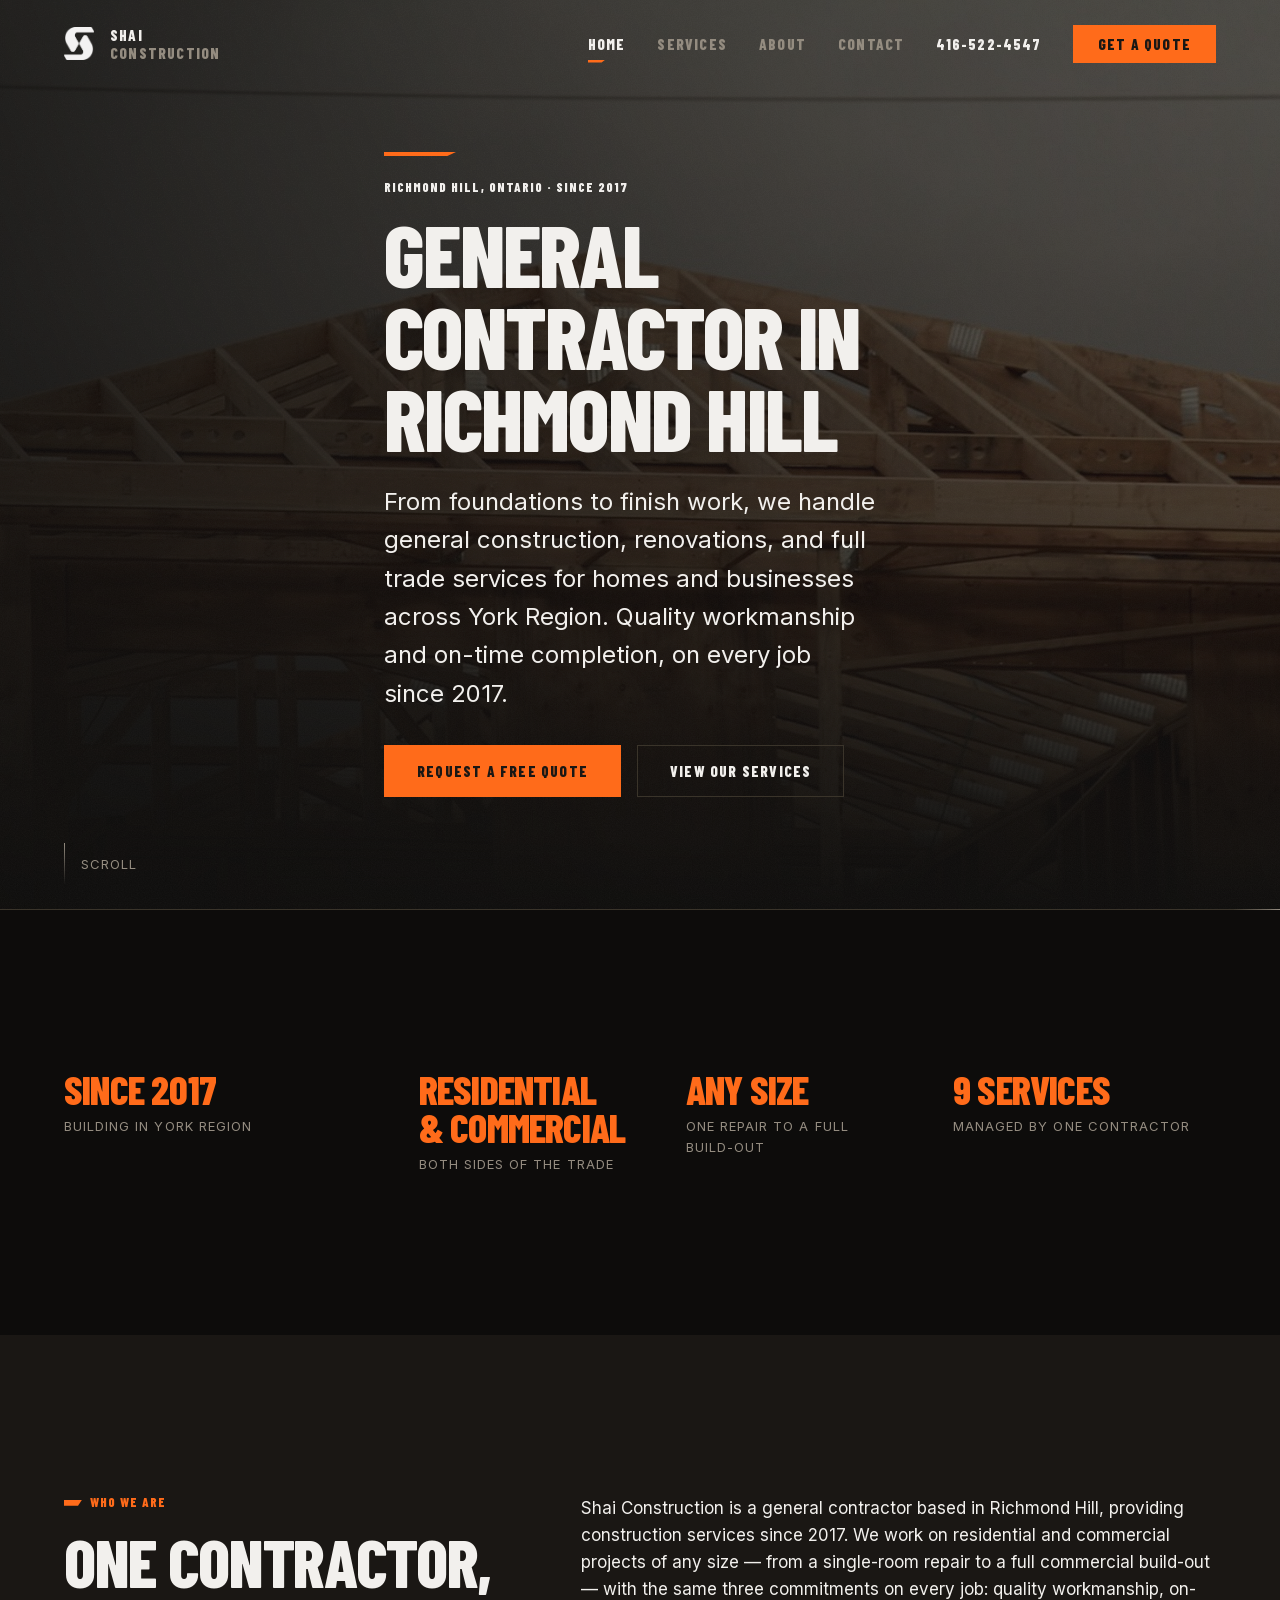
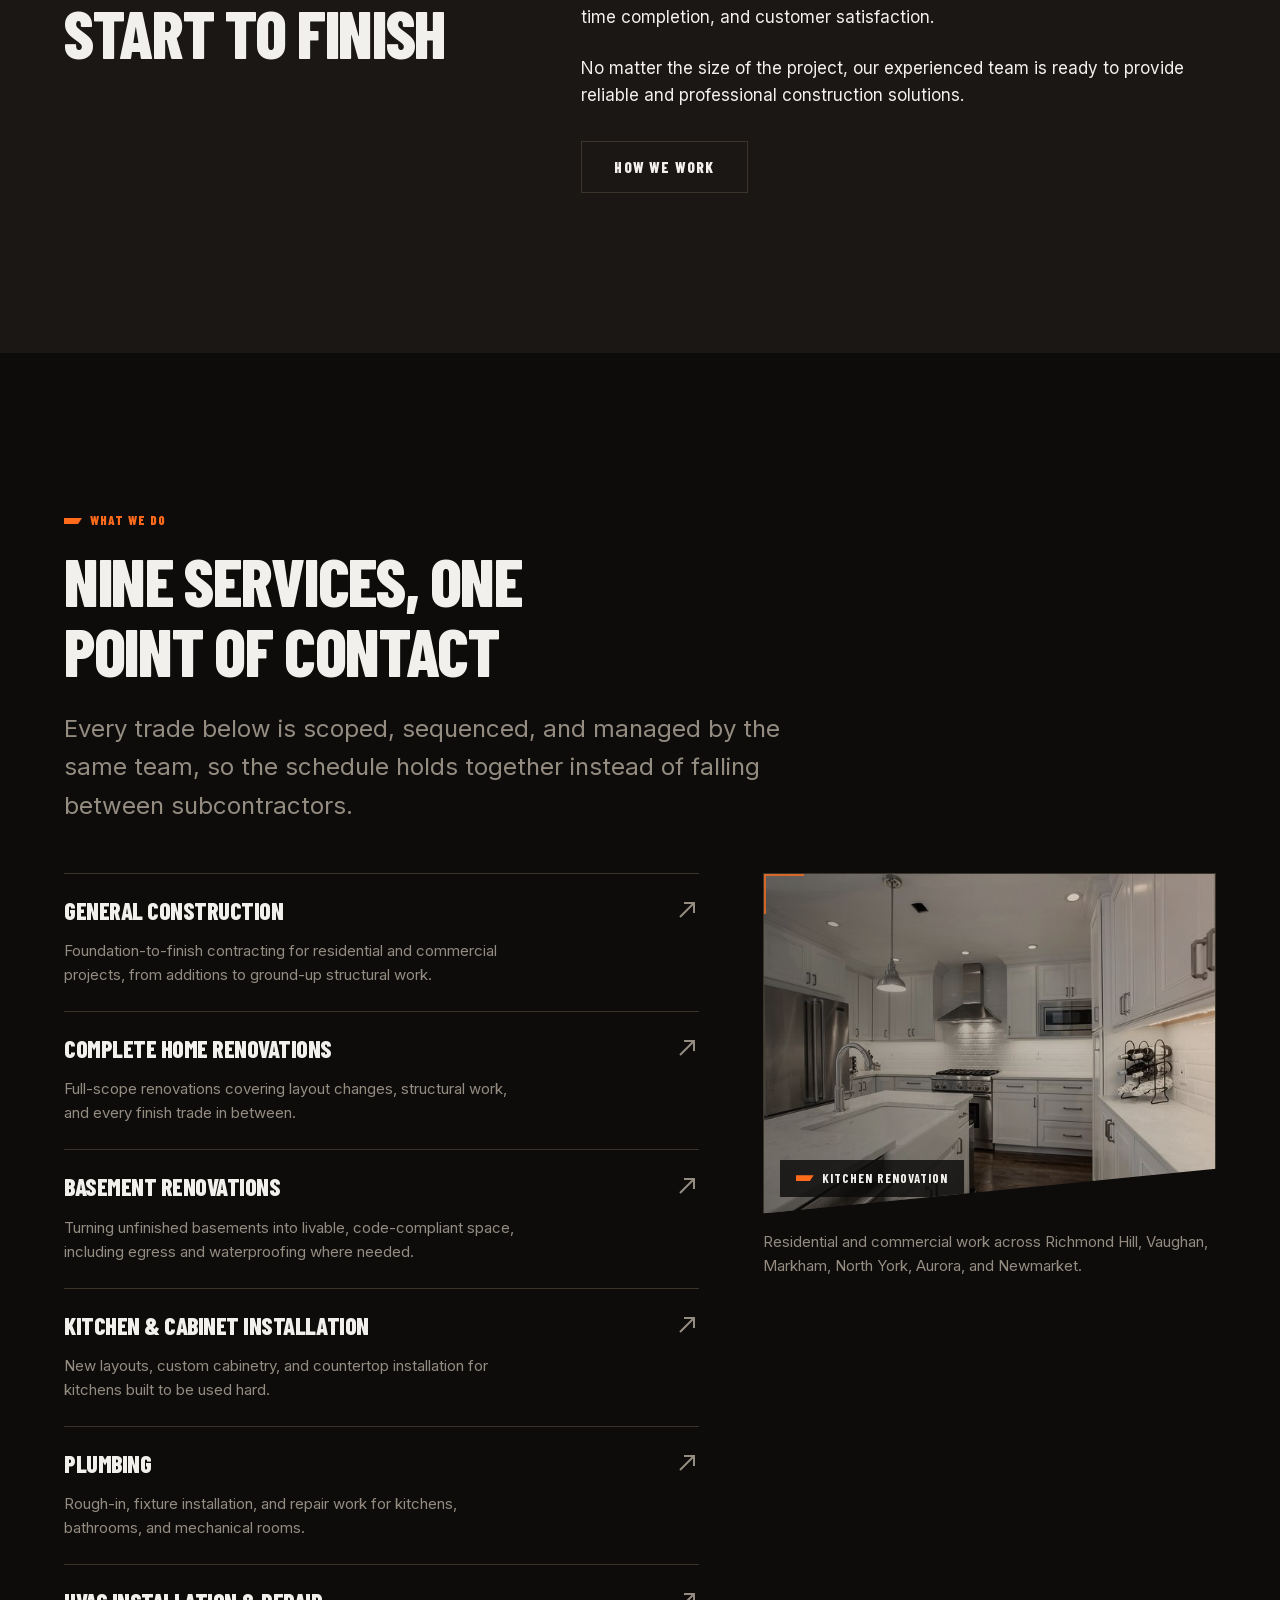
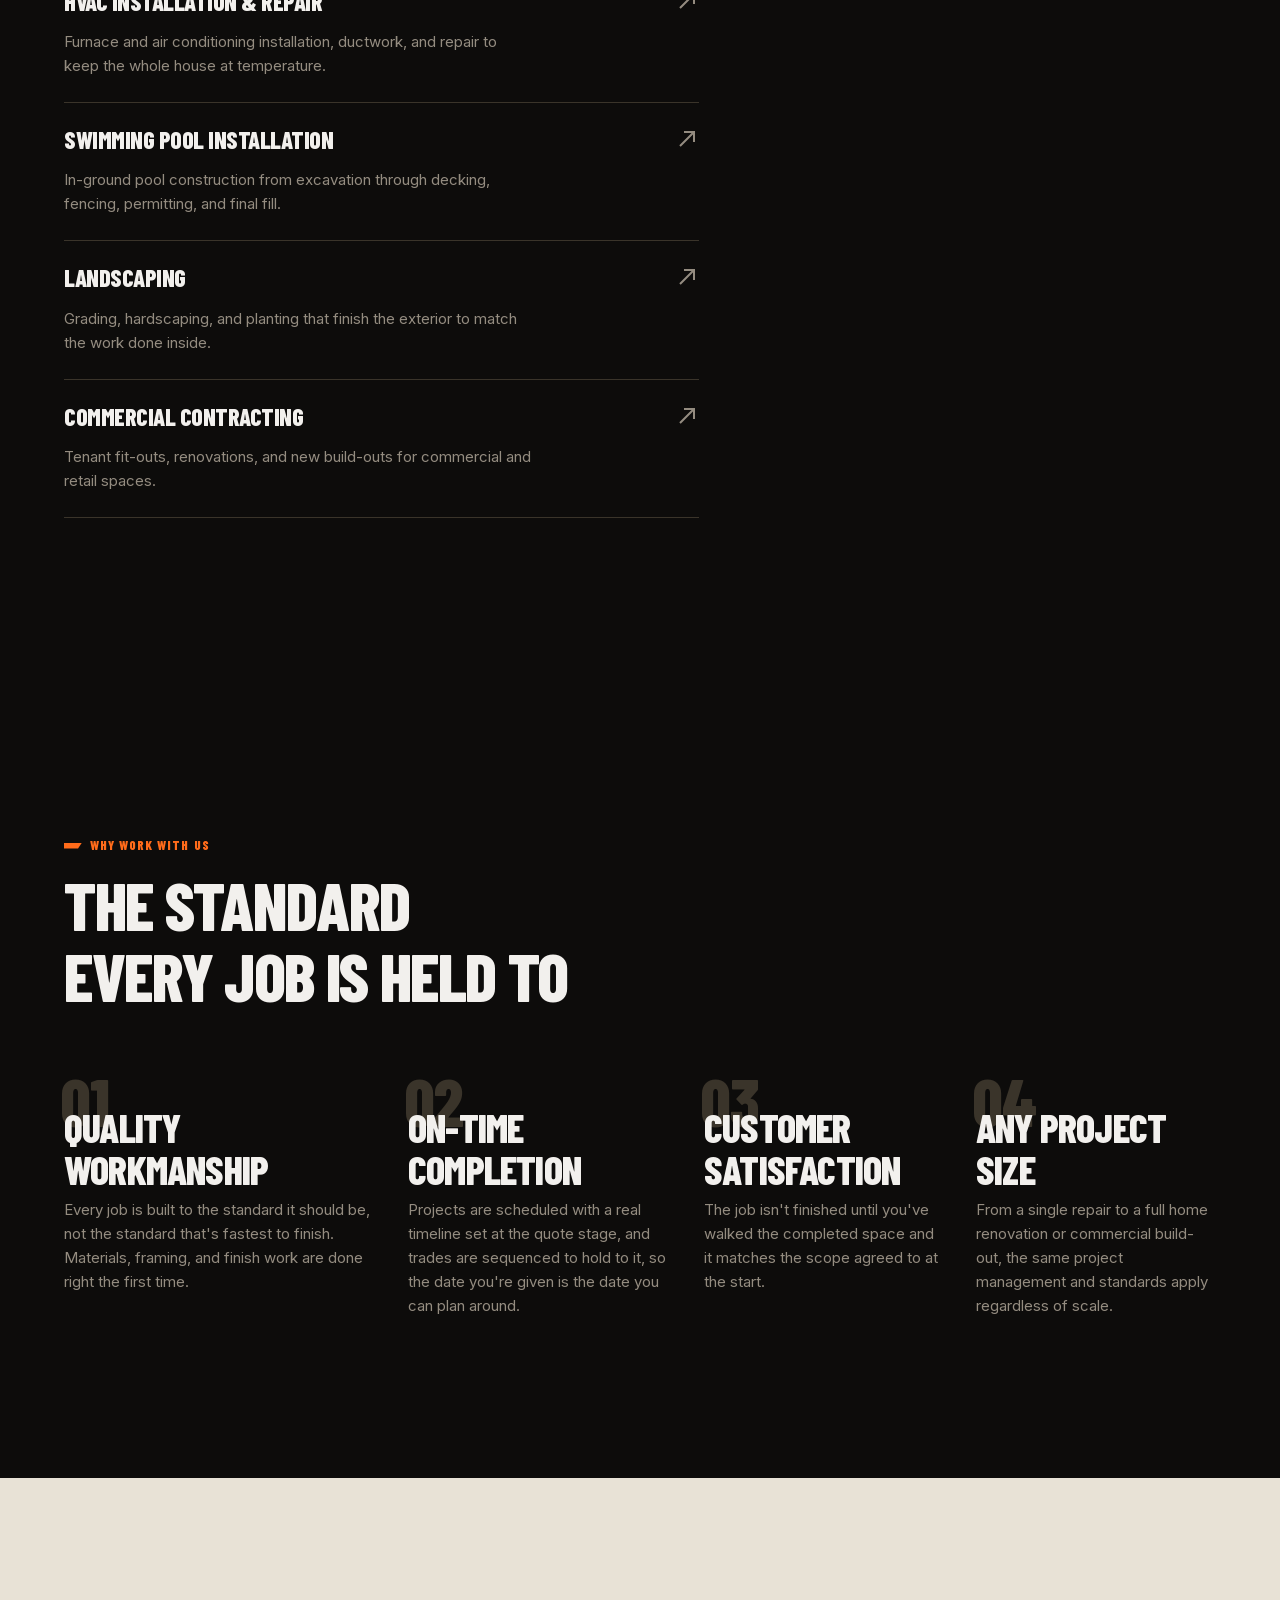
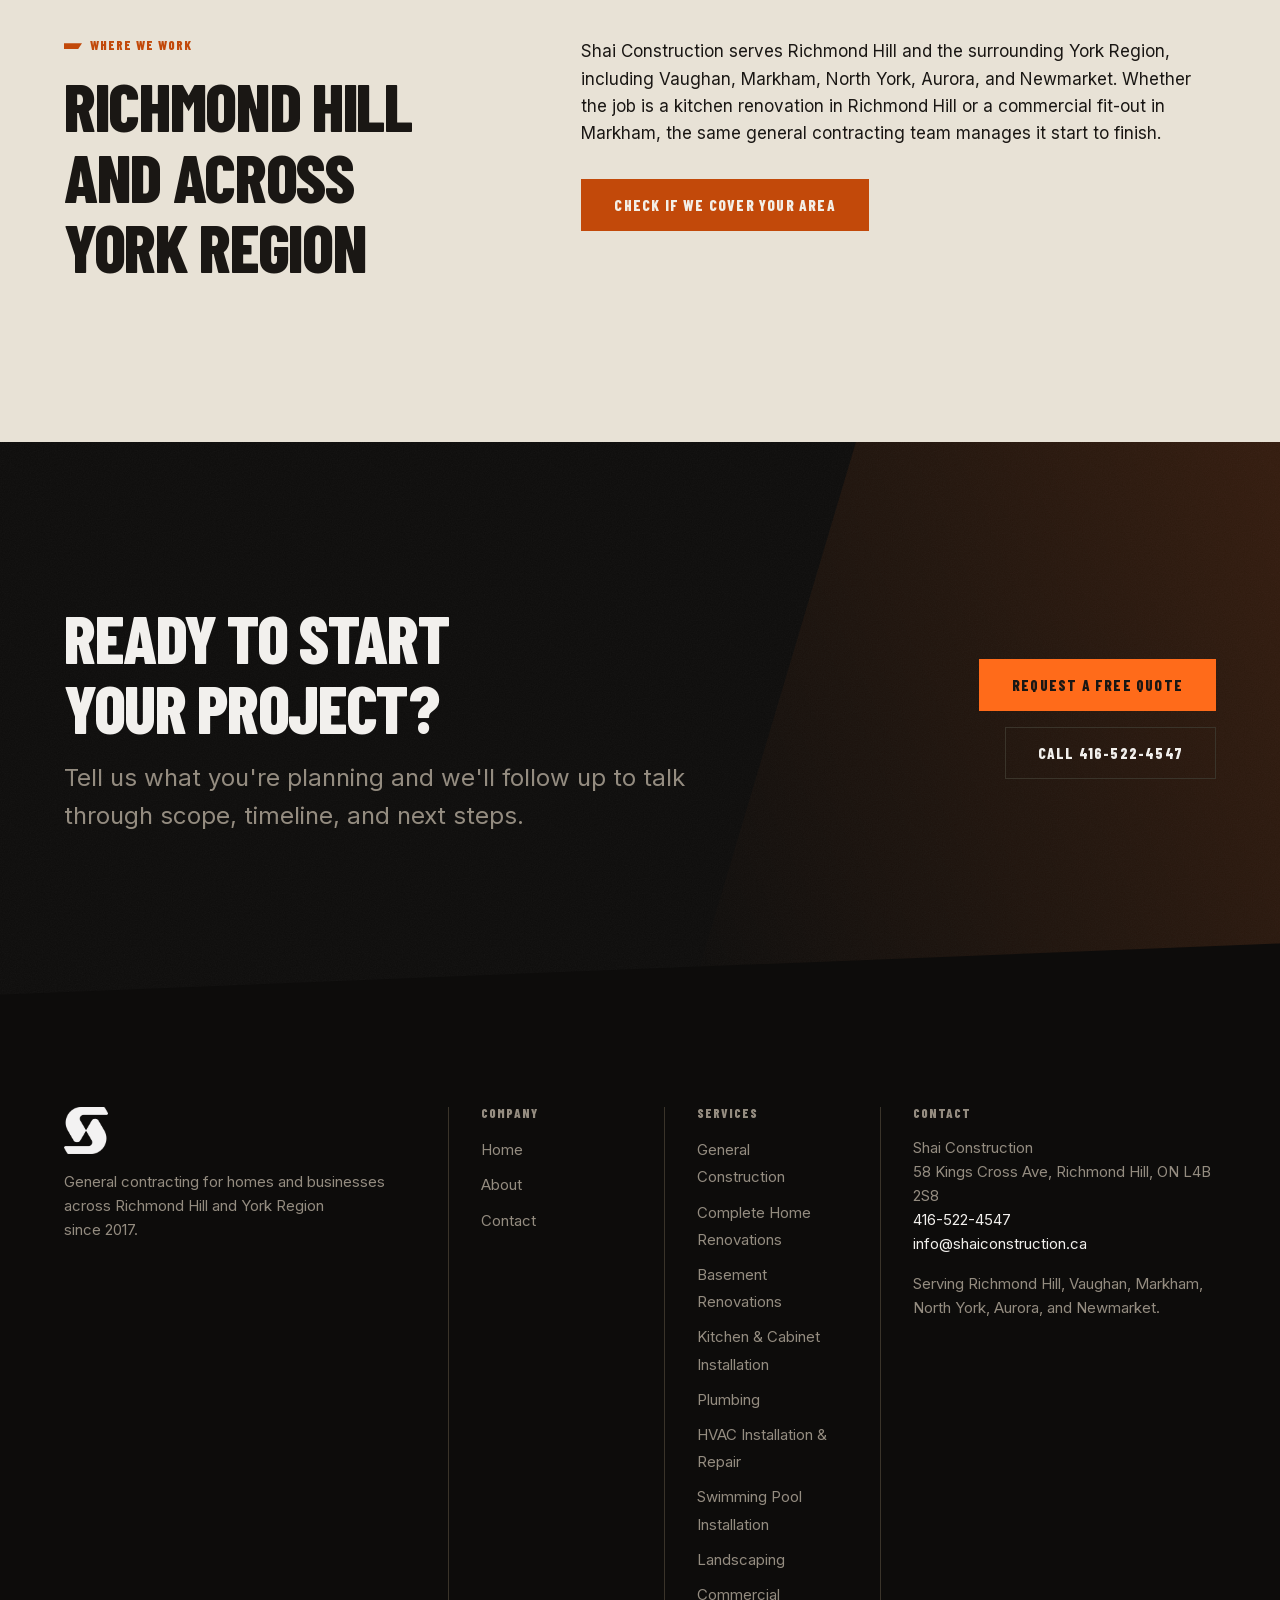
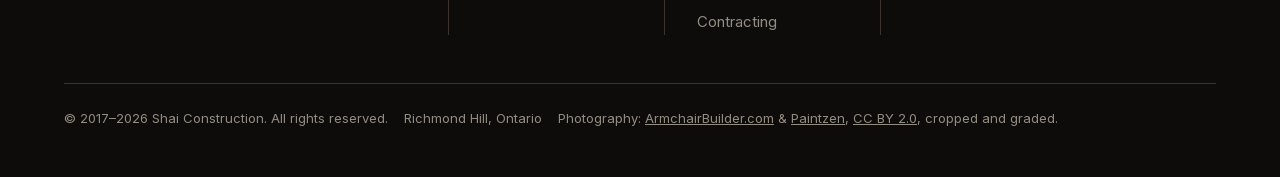
<file: index.html>
<!DOCTYPE html>
<html lang="en-CA">
<head>
<meta charset="utf-8">
<meta name="viewport" content="width=device-width, initial-scale=1">
<title>Shai Construction | General Contractor in Richmond Hill</title>
<meta name="description" content="General contractor in Richmond Hill serving York Region since 2017. Renovations, additions, plumbing, HVAC, pools, and landscaping — request a free quote today.">
<link rel="canonical" href="https://www.shaiconstruction.ca/">

<meta property="og:type" content="website">
<meta property="og:locale" content="en_CA">
<meta property="og:site_name" content="Shai Construction">
<meta property="og:url" content="https://www.shaiconstruction.ca/">
<meta property="og:title" content="Shai Construction — General Contractor in Richmond Hill, ON">
<meta property="og:description" content="General contractor serving Richmond Hill and York Region since 2017. Renovations, additions, plumbing, HVAC, pools, and landscaping — request a free quote.">
<meta name="twitter:card" content="summary_large_image">

<meta name="theme-color" content="#0D0C0B">
<link rel="icon" href="img/favicon-32.png" sizes="32x32">
<link rel="apple-touch-icon" href="img/apple-touch-icon.png">

<link rel="preload" href="fonts/barlow-condensed-800.woff2" as="font" type="font/woff2" crossorigin>
<link rel="preload" href="fonts/inter-400.woff2" as="font" type="font/woff2" crossorigin>
<script>document.documentElement.classList.add('js')</script>
<link rel="stylesheet" href="css/fonts.css">
<link rel="stylesheet" href="css/tokens.css">
<link rel="stylesheet" href="css/base.css">
<link rel="stylesheet" href="css/components.css">
<link rel="stylesheet" href="css/sections.css">

<script type="application/ld+json">
{
  "@context": "https://schema.org",
  "@type": ["GeneralContractor", "LocalBusiness"],
  "@id": "https://www.shaiconstruction.ca/#business",
  "name": "Shai Construction",
  "image": "https://www.shaiconstruction.ca/img/shai-mark.png",
  "logo": "https://www.shaiconstruction.ca/img/shai-mark.png",
  "url": "https://www.shaiconstruction.ca/",
  "telephone": "+14165224547",
  "email": "info@shaiconstruction.ca",
  "foundingDate": "2017",
  "address": {
    "@type": "PostalAddress",
    "streetAddress": "58 Kings Cross Ave",
    "addressLocality": "Richmond Hill",
    "addressRegion": "ON",
    "postalCode": "L4B 2S8",
    "addressCountry": "CA"
  },
  "areaServed": [
    { "@type": "City", "name": "Richmond Hill" },
    { "@type": "City", "name": "Vaughan" },
    { "@type": "City", "name": "Markham" },
    { "@type": "City", "name": "North York" },
    { "@type": "City", "name": "Aurora" },
    { "@type": "City", "name": "Newmarket" },
    { "@type": "City", "name": "Toronto" }
  ],
  "hasOfferCatalog": {
    "@type": "OfferCatalog",
    "name": "Construction & Contracting Services",
    "itemListElement": [
      { "@type": "Offer", "itemOffered": { "@type": "Service", "name": "General Construction" } },
      { "@type": "Offer", "itemOffered": { "@type": "Service", "name": "Complete Home Renovations" } },
      { "@type": "Offer", "itemOffered": { "@type": "Service", "name": "Basement Renovations" } },
      { "@type": "Offer", "itemOffered": { "@type": "Service", "name": "Kitchen & Cabinet Installation" } },
      { "@type": "Offer", "itemOffered": { "@type": "Service", "name": "Plumbing" } },
      { "@type": "Offer", "itemOffered": { "@type": "Service", "name": "HVAC Installation and Repair" } },
      { "@type": "Offer", "itemOffered": { "@type": "Service", "name": "Swimming Pool Installation" } },
      { "@type": "Offer", "itemOffered": { "@type": "Service", "name": "Landscaping" } },
      { "@type": "Offer", "itemOffered": { "@type": "Service", "name": "Commercial Contracting" } }
    ]
  }
}
</script>
</head>
<body>
<a class="skip-link" href="#main">Skip to content</a>

<header class="nav">
  <div class="nav__inner">
    <a class="nav__brand" href="index.html">
      <img class="nav__mark" src="img/shai-mark-light.png" alt="Shai Construction logo" width="30" height="32">
      <span class="nav__wordmark">Shai<span>Construction</span></span>
    </a>

    <nav aria-label="Primary">
      <ul class="nav__links">
        <li><a class="nav__link" href="index.html" aria-current="page">Home</a></li>
        <li><a class="nav__link" href="services.html">Services</a></li>
        <li><a class="nav__link" href="about.html">About</a></li>
        <li><a class="nav__link" href="contact.html">Contact</a></li>
      </ul>
    </nav>

    <a class="nav__tel" href="tel:+14165224547">416-522-4547</a>
    <a class="btn btn--primary btn--sm nav__cta" href="contact.html">Get a Quote</a>

    <button class="burger" type="button" aria-expanded="false" aria-controls="drawer">
      <span class="visually-hidden">Menu</span>
      <span class="burger__bar" aria-hidden="true"></span>
      <span class="burger__bar" aria-hidden="true"></span>
      <span class="burger__bar" aria-hidden="true"></span>
    </button>
  </div>
</header>

<div class="scrim"></div>
<div class="drawer" id="drawer" data-open="false">
  <ul class="drawer__links">
    <li><a class="drawer__link" href="index.html" aria-current="page">Home</a></li>
    <li><a class="drawer__link" href="services.html">Services</a></li>
    <li><a class="drawer__link" href="about.html">About</a></li>
    <li><a class="drawer__link" href="contact.html">Contact</a></li>
  </ul>
  <div class="drawer__foot">
    <a class="nav__tel" href="tel:+14165224547">416-522-4547</a>
    <a class="btn btn--primary btn--block" href="contact.html">Request a Free Quote</a>
  </div>
</div>

<main id="main">

  <!-- Hero -->
  <section class="hero grain" aria-labelledby="hero-h">
    <!-- PHOTO — swap for a Shai Construction job-site shot when available.
         Keep the 3:2 ratio and the width/height attributes. -->
    <div class="hero__media">
      <img src="img/hero-framing-1600.jpg"
           srcset="img/hero-framing-900.jpg 900w, img/hero-framing-1600.jpg 1600w"
           sizes="100vw"
           alt="Timber roof trusses and wall framing on a new home under construction"
           width="1600" height="1067" fetchpriority="high" decoding="async">
    </div>
    <canvas class="fx" data-fx="shaft" aria-hidden="true"></canvas>
    <div class="wrap hero__inner">
      <div class="hero__rule" aria-hidden="true"></div>
      <p class="eyebrow">Richmond Hill, Ontario · Since 2017</p>
      <h1 id="hero-h">General Contractor in Richmond Hill</h1>
      <p class="hero__lead">From foundations to finish work, we handle general construction, renovations, and full trade services for homes and businesses across York Region. Quality workmanship and on-time completion, on every job since 2017.</p>
      <div class="hero__actions">
        <a class="btn btn--primary" href="contact.html">Request a Free Quote</a>
        <a class="btn btn--ghost" href="services.html">View Our Services</a>
      </div>
    </div>
    <p class="hero__cue" aria-hidden="true">Scroll</p>
  </section>

  <div class="divider" aria-hidden="true"></div>

  <!-- Trust band -->
  <section class="section section--void" aria-label="At a glance">
    <div class="wrap">
      <div class="stats" data-stagger>
        <div class="stat reveal">
          <p class="stat__num">Since 2017</p>
          <p class="stat__label">Building in York Region</p>
        </div>
        <div class="stat reveal">
          <p class="stat__num">Residential<br>&amp; Commercial</p>
          <p class="stat__label">Both sides of the trade</p>
        </div>
        <div class="stat reveal">
          <p class="stat__num">Any Size</p>
          <p class="stat__label">One repair to a full build-out</p>
        </div>
        <div class="stat reveal">
          <p class="stat__num">9 Services</p>
          <p class="stat__label">Managed by one contractor</p>
        </div>
      </div>
    </div>
  </section>

  <!-- Who we are -->
  <section class="section" aria-labelledby="who-h">
    <div class="wrap split">
      <div class="sec-head reveal">
        <p class="eyebrow"><span class="tick" aria-hidden="true"></span>Who we are</p>
        <h2 id="who-h">One contractor, start to finish</h2>
      </div>
      <div class="reveal">
        <p>Shai Construction is a general contractor based in Richmond Hill, providing construction services since 2017. We work on residential and commercial projects of any size — from a single-room repair to a full commercial build-out — with the same three commitments on every job: quality workmanship, on-time completion, and customer satisfaction.</p>
        <p style="margin-top:var(--s-3)">No matter the size of the project, our experienced team is ready to provide reliable and professional construction solutions.</p>
        <p style="margin-top:var(--s-4)">
          <a class="btn btn--ghost" href="about.html">How We Work</a>
        </p>
      </div>
    </div>
  </section>

  <!-- Services overview -->
  <section class="section section--void" aria-labelledby="svc-h">
    <div class="wrap">
      <div class="sec-head reveal" style="margin-bottom:var(--s-5)">
        <p class="eyebrow"><span class="tick" aria-hidden="true"></span>What we do</p>
        <h2 id="svc-h">Nine services, one point of contact</h2>
        <p class="lead">Every trade below is scoped, sequenced, and managed by the same team, so the schedule holds together instead of falling between subcontractors.</p>
      </div>

      <div class="split split--wide-left">
        <div class="rows reveal">
          <a class="row" href="services.html#general-construction">
            <span class="row__title">General Construction</span>
            <svg class="row__arrow" viewBox="0 0 24 24" fill="none" stroke="currentColor" stroke-width="2" aria-hidden="true"><path d="M5 19 19 5M9 5h10v10"/></svg>
            <span class="row__desc">Foundation-to-finish contracting for residential and commercial projects, from additions to ground-up structural work.</span>
          </a>
          <a class="row" href="services.html#home-renovations">
            <span class="row__title">Complete Home Renovations</span>
            <svg class="row__arrow" viewBox="0 0 24 24" fill="none" stroke="currentColor" stroke-width="2" aria-hidden="true"><path d="M5 19 19 5M9 5h10v10"/></svg>
            <span class="row__desc">Full-scope renovations covering layout changes, structural work, and every finish trade in between.</span>
          </a>
          <a class="row" href="services.html#basement-renovations">
            <span class="row__title">Basement Renovations</span>
            <svg class="row__arrow" viewBox="0 0 24 24" fill="none" stroke="currentColor" stroke-width="2" aria-hidden="true"><path d="M5 19 19 5M9 5h10v10"/></svg>
            <span class="row__desc">Turning unfinished basements into livable, code-compliant space, including egress and waterproofing where needed.</span>
          </a>
          <a class="row" href="services.html#kitchens">
            <span class="row__title">Kitchen &amp; Cabinet Installation</span>
            <svg class="row__arrow" viewBox="0 0 24 24" fill="none" stroke="currentColor" stroke-width="2" aria-hidden="true"><path d="M5 19 19 5M9 5h10v10"/></svg>
            <span class="row__desc">New layouts, custom cabinetry, and countertop installation for kitchens built to be used hard.</span>
          </a>
          <a class="row" href="services.html#plumbing">
            <span class="row__title">Plumbing</span>
            <svg class="row__arrow" viewBox="0 0 24 24" fill="none" stroke="currentColor" stroke-width="2" aria-hidden="true"><path d="M5 19 19 5M9 5h10v10"/></svg>
            <span class="row__desc">Rough-in, fixture installation, and repair work for kitchens, bathrooms, and mechanical rooms.</span>
          </a>
          <a class="row" href="services.html#hvac">
            <span class="row__title">HVAC Installation &amp; Repair</span>
            <svg class="row__arrow" viewBox="0 0 24 24" fill="none" stroke="currentColor" stroke-width="2" aria-hidden="true"><path d="M5 19 19 5M9 5h10v10"/></svg>
            <span class="row__desc">Furnace and air conditioning installation, ductwork, and repair to keep the whole house at temperature.</span>
          </a>
          <a class="row" href="services.html#pools">
            <span class="row__title">Swimming Pool Installation</span>
            <svg class="row__arrow" viewBox="0 0 24 24" fill="none" stroke="currentColor" stroke-width="2" aria-hidden="true"><path d="M5 19 19 5M9 5h10v10"/></svg>
            <span class="row__desc">In-ground pool construction from excavation through decking, fencing, permitting, and final fill.</span>
          </a>
          <a class="row" href="services.html#landscaping">
            <span class="row__title">Landscaping</span>
            <svg class="row__arrow" viewBox="0 0 24 24" fill="none" stroke="currentColor" stroke-width="2" aria-hidden="true"><path d="M5 19 19 5M9 5h10v10"/></svg>
            <span class="row__desc">Grading, hardscaping, and planting that finish the exterior to match the work done inside.</span>
          </a>
          <a class="row" href="services.html#commercial">
            <span class="row__title">Commercial Contracting</span>
            <svg class="row__arrow" viewBox="0 0 24 24" fill="none" stroke="currentColor" stroke-width="2" aria-hidden="true"><path d="M5 19 19 5M9 5h10v10"/></svg>
            <span class="row__desc">Tenant fit-outs, renovations, and new build-outs for commercial and retail spaces.</span>
          </a>
        </div>

        <div class="reveal">
          <!-- PHOTO — swap for a Shai Construction finished-kitchen shot when
               available. Keep the 4:3 ratio and the width/height attributes. -->
          <figure class="shot shot--cut" style="margin:0">
            <img src="img/kitchen-1000.jpg"
                 srcset="img/kitchen-600.jpg 600w, img/kitchen-1000.jpg 1000w"
                 sizes="(min-width: 1024px) 34vw, 100vw"
                 alt="Renovated kitchen with custom cabinetry, a quartz island and tile backsplash"
                 width="1000" height="750" loading="lazy" decoding="async">
            <figcaption class="shot__cap"><span class="tick" aria-hidden="true"></span>Kitchen renovation</figcaption>
          </figure>
          <p class="small" style="margin-top:var(--s-2)">Residential and commercial work across Richmond Hill, Vaughan, Markham, North York, Aurora, and Newmarket.</p>
        </div>
      </div>
    </div>
  </section>

  <!-- Why us -->
  <section class="section section--void" aria-labelledby="why-h">
    <div class="wrap">
      <div class="sec-head reveal" style="margin-bottom:var(--s-6)">
        <p class="eyebrow"><span class="tick" aria-hidden="true"></span>Why work with us</p>
        <h2 id="why-h">The standard every job is held to</h2>
      </div>
      <div class="steps" data-stagger>
        <div class="step reveal">
          <h3>Quality Workmanship</h3>
          <p class="small">Every job is built to the standard it should be, not the standard that's fastest to finish. Materials, framing, and finish work are done right the first time.</p>
        </div>
        <div class="step reveal">
          <h3>On-Time Completion</h3>
          <p class="small">Projects are scheduled with a real timeline set at the quote stage, and trades are sequenced to hold to it, so the date you're given is the date you can plan around.</p>
        </div>
        <div class="step reveal">
          <h3>Customer Satisfaction</h3>
          <p class="small">The job isn't finished until you've walked the completed space and it matches the scope agreed to at the start.</p>
        </div>
        <div class="step reveal">
          <h3>Any Project Size</h3>
          <p class="small">From a single repair to a full home renovation or commercial build-out, the same project management and standards apply regardless of scale.</p>
        </div>
      </div>
    </div>
  </section>

  <!-- Service area — the one light band on the page -->
  <section class="section" data-surface="inverted" aria-labelledby="area-h">
    <div class="wrap split">
      <div class="sec-head reveal">
        <p class="eyebrow"><span class="tick" aria-hidden="true"></span>Where we work</p>
        <h2 id="area-h">Richmond Hill and across York Region</h2>
      </div>
      <div class="reveal">
        <p>Shai Construction serves Richmond Hill and the surrounding York Region, including Vaughan, Markham, North York, Aurora, and Newmarket. Whether the job is a kitchen renovation in Richmond Hill or a commercial fit-out in Markham, the same general contracting team manages it start to finish.</p>
        <p style="margin-top:var(--s-4)">
          <a class="btn btn--primary" href="contact.html">Check If We Cover Your Area</a>
        </p>
      </div>
    </div>
  </section>

  <!-- CTA -->
  <section class="section cta grain" aria-labelledby="cta-h">
    <canvas class="fx" data-fx="drift" aria-hidden="true"></canvas>
    <div class="wrap cta__inner">
      <div class="reveal">
        <h2 id="cta-h">Ready to start your project?</h2>
        <p class="lead" style="margin-top:var(--s-2)">Tell us what you're planning and we'll follow up to talk through scope, timeline, and next steps.</p>
      </div>
      <div class="cta__actions reveal">
        <a class="btn btn--primary" href="contact.html">Request a Free Quote</a>
        <a class="btn btn--ghost" href="tel:+14165224547">Call 416-522-4547</a>
      </div>
    </div>
  </section>

</main>

<footer class="footer">
  <div class="wrap">
    <div class="footer__grid">
      <div class="footer__col footer__head">
        <img class="footer__mark" src="img/shai-mark-light.png" alt="Shai Construction logo" width="44" height="48">
        <p class="small">General contracting for homes and businesses across Richmond Hill and York Region since 2017.</p>
      </div>

      <div class="footer__col">
        <h2 class="footer__title">Company</h2>
        <ul class="footer__list">
          <li><a href="index.html">Home</a></li>
          <li><a href="about.html">About</a></li>
          <li><a href="contact.html">Contact</a></li>
        </ul>
      </div>

      <div class="footer__col">
        <h2 class="footer__title">Services</h2>
        <ul class="footer__list">
          <li><a href="services.html#general-construction">General Construction</a></li>
          <li><a href="services.html#home-renovations">Complete Home Renovations</a></li>
          <li><a href="services.html#basement-renovations">Basement Renovations</a></li>
          <li><a href="services.html#kitchens">Kitchen &amp; Cabinet Installation</a></li>
          <li><a href="services.html#plumbing">Plumbing</a></li>
          <li><a href="services.html#hvac">HVAC Installation &amp; Repair</a></li>
          <li><a href="services.html#pools">Swimming Pool Installation</a></li>
          <li><a href="services.html#landscaping">Landscaping</a></li>
          <li><a href="services.html#commercial">Commercial Contracting</a></li>
        </ul>
      </div>

      <div class="footer__col">
        <h2 class="footer__title">Contact</h2>
        <address>
          Shai Construction<br>
          58 Kings Cross Ave, Richmond Hill, ON L4B 2S8<br>
          <a href="tel:+14165224547">416-522-4547</a><br>
          <a href="mailto:info@shaiconstruction.ca">info@shaiconstruction.ca</a>
        </address>
        <p class="small" style="margin-top:var(--s-2)">Serving Richmond Hill, Vaughan, Markham, North York, Aurora, and Newmarket.</p>
      </div>
    </div>

    <div class="footer__bar">
      <span>© 2017–2026 Shai Construction. All rights reserved.</span>
      <span>Richmond Hill, Ontario</span>
      <span>Photography: <a href="https://www.flickr.com/photos/66526224@N02/7706518320">ArmchairBuilder.com</a> &amp; <a href="https://www.flickr.com/photos/147489968@N06/29300385324">Paintzen</a>, <a href="https://creativecommons.org/licenses/by/2.0/">CC BY 2.0</a>, cropped and graded.</span>
    </div>
  </div>
</footer>

<script type="module" src="js/site.js"></script>
</body>
</html>
</file>
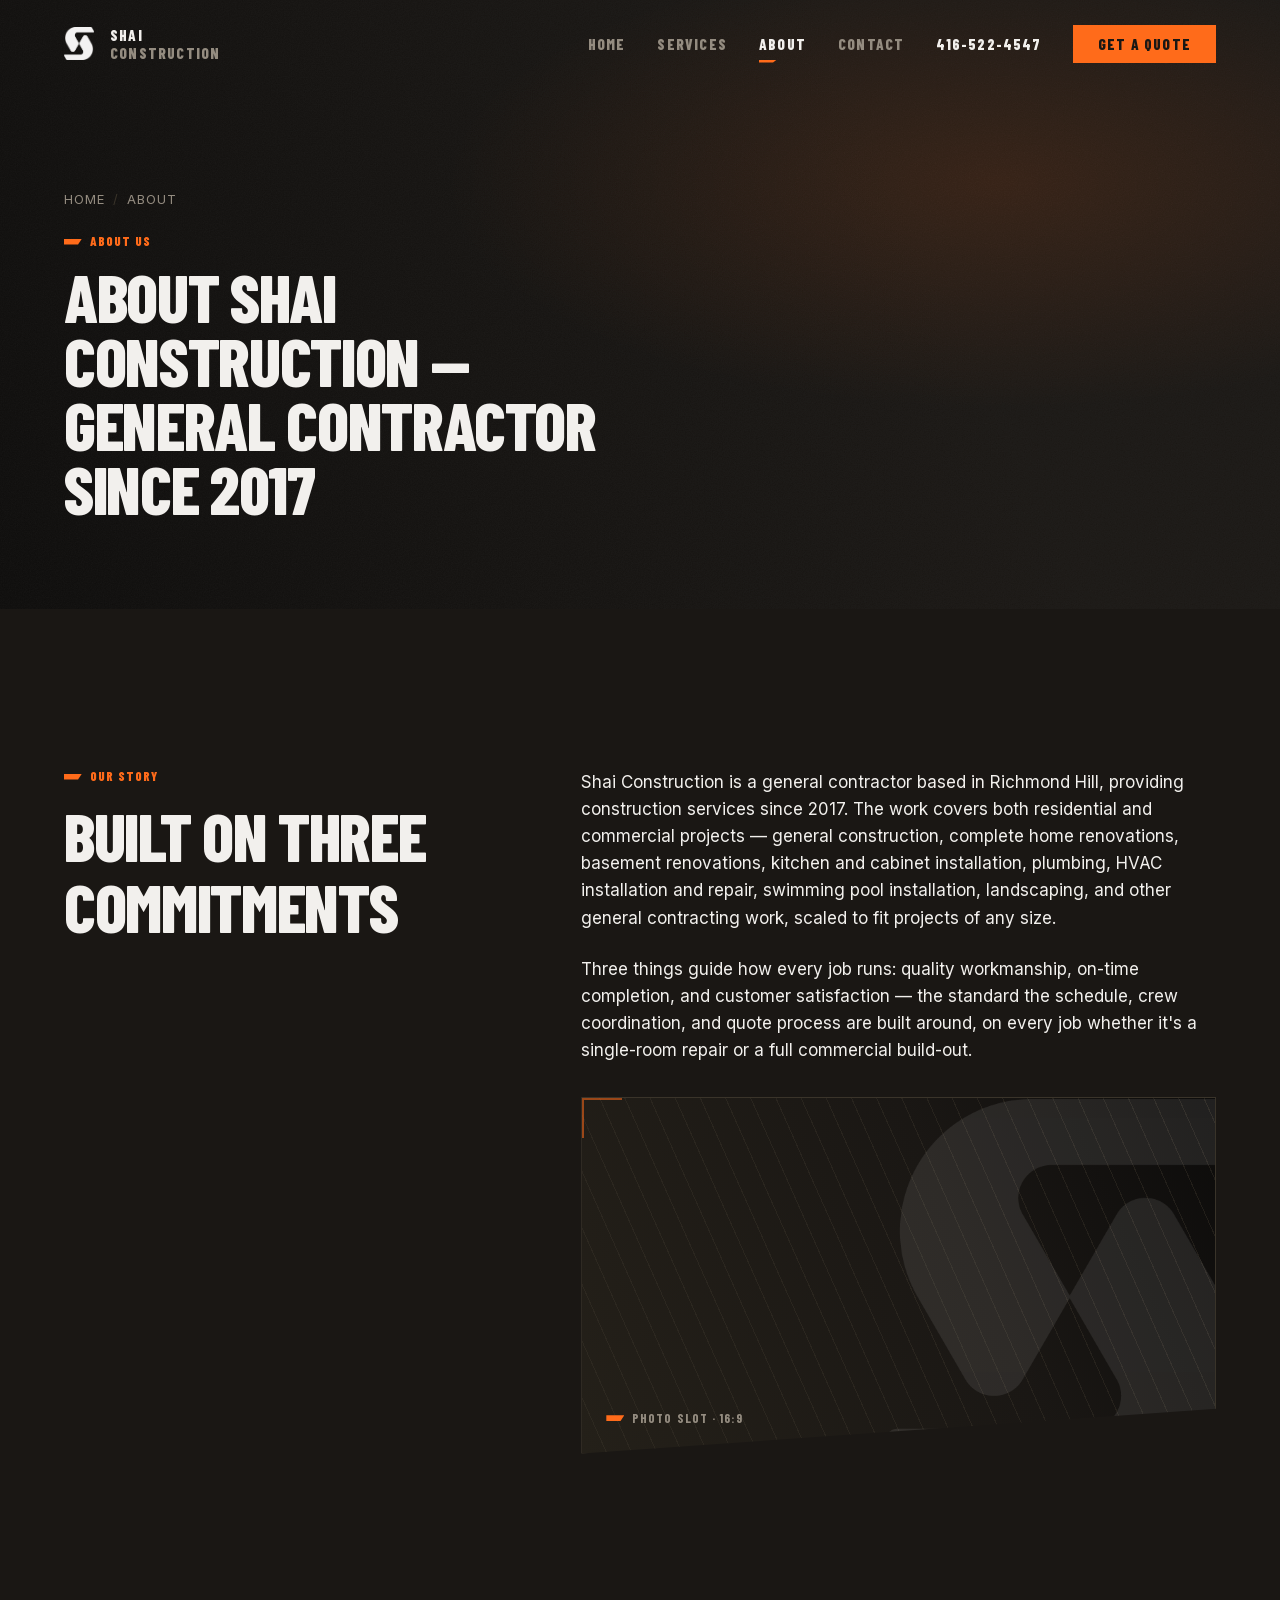
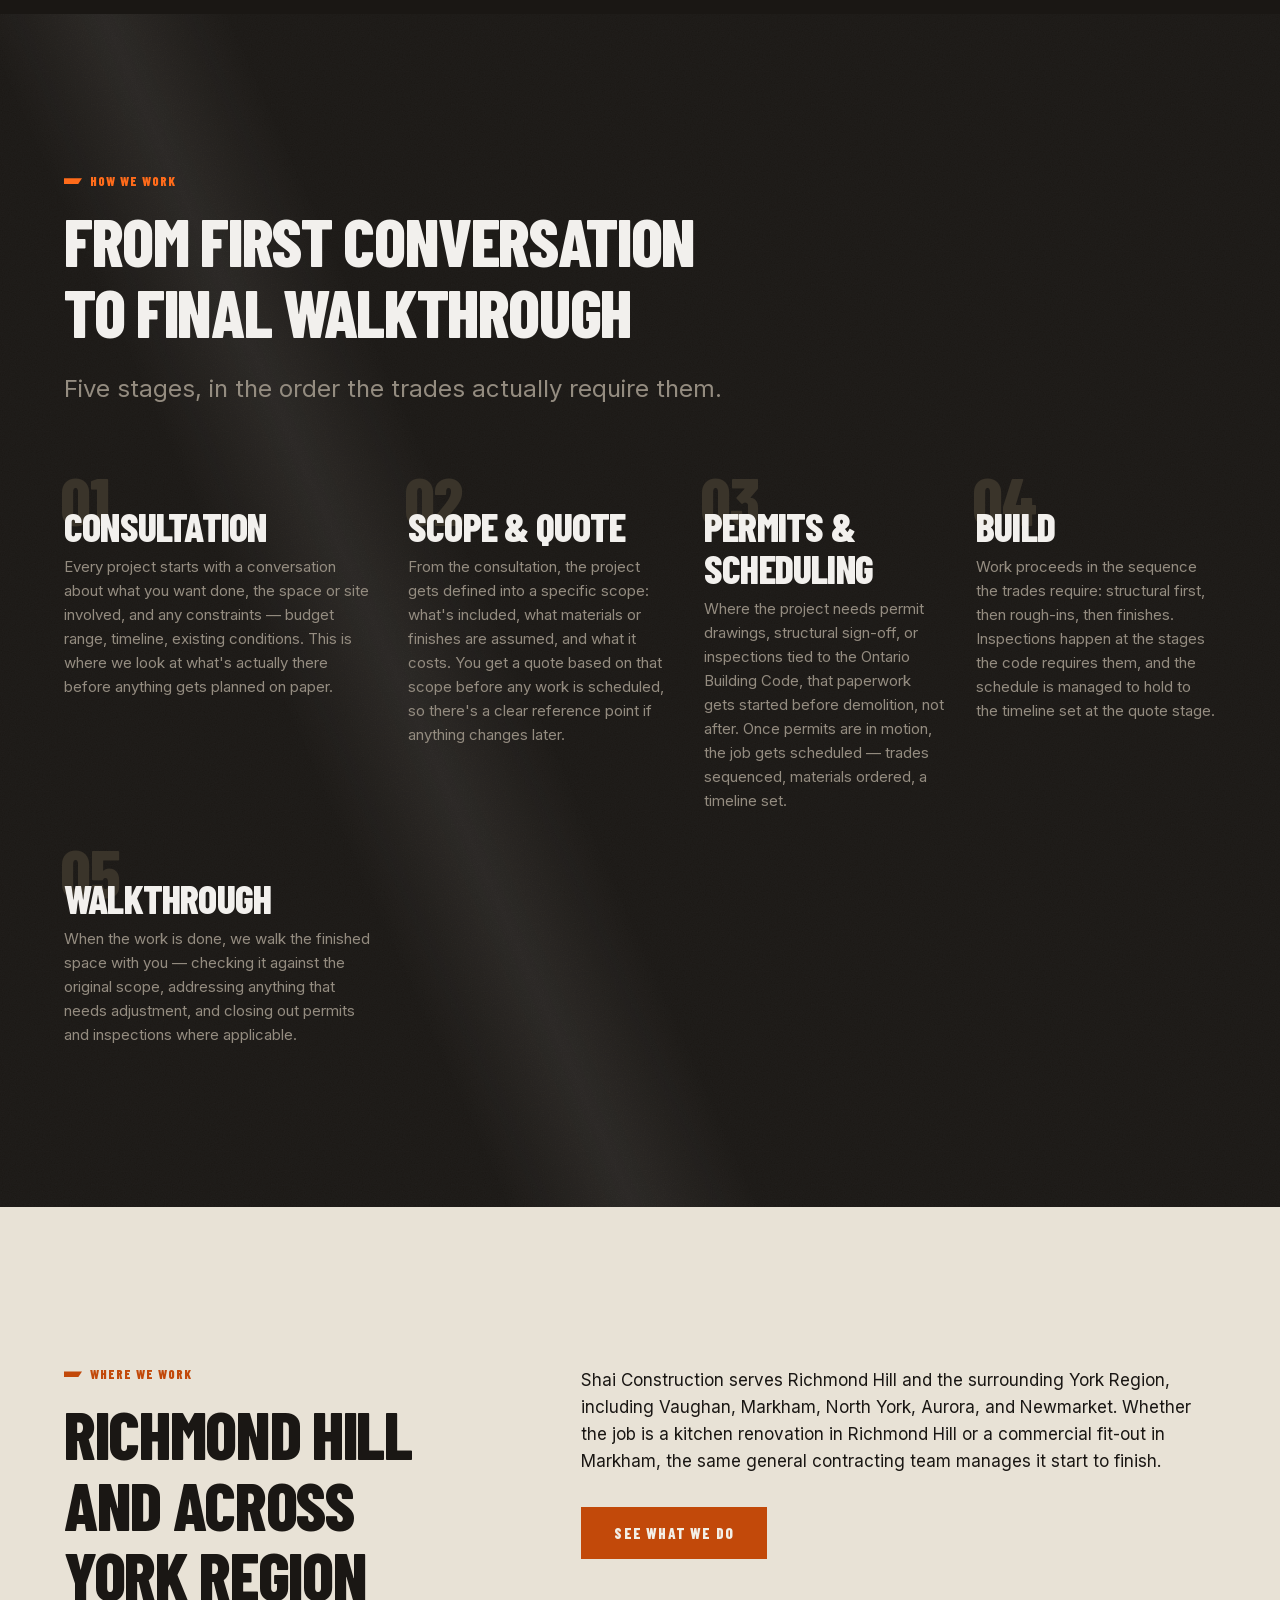
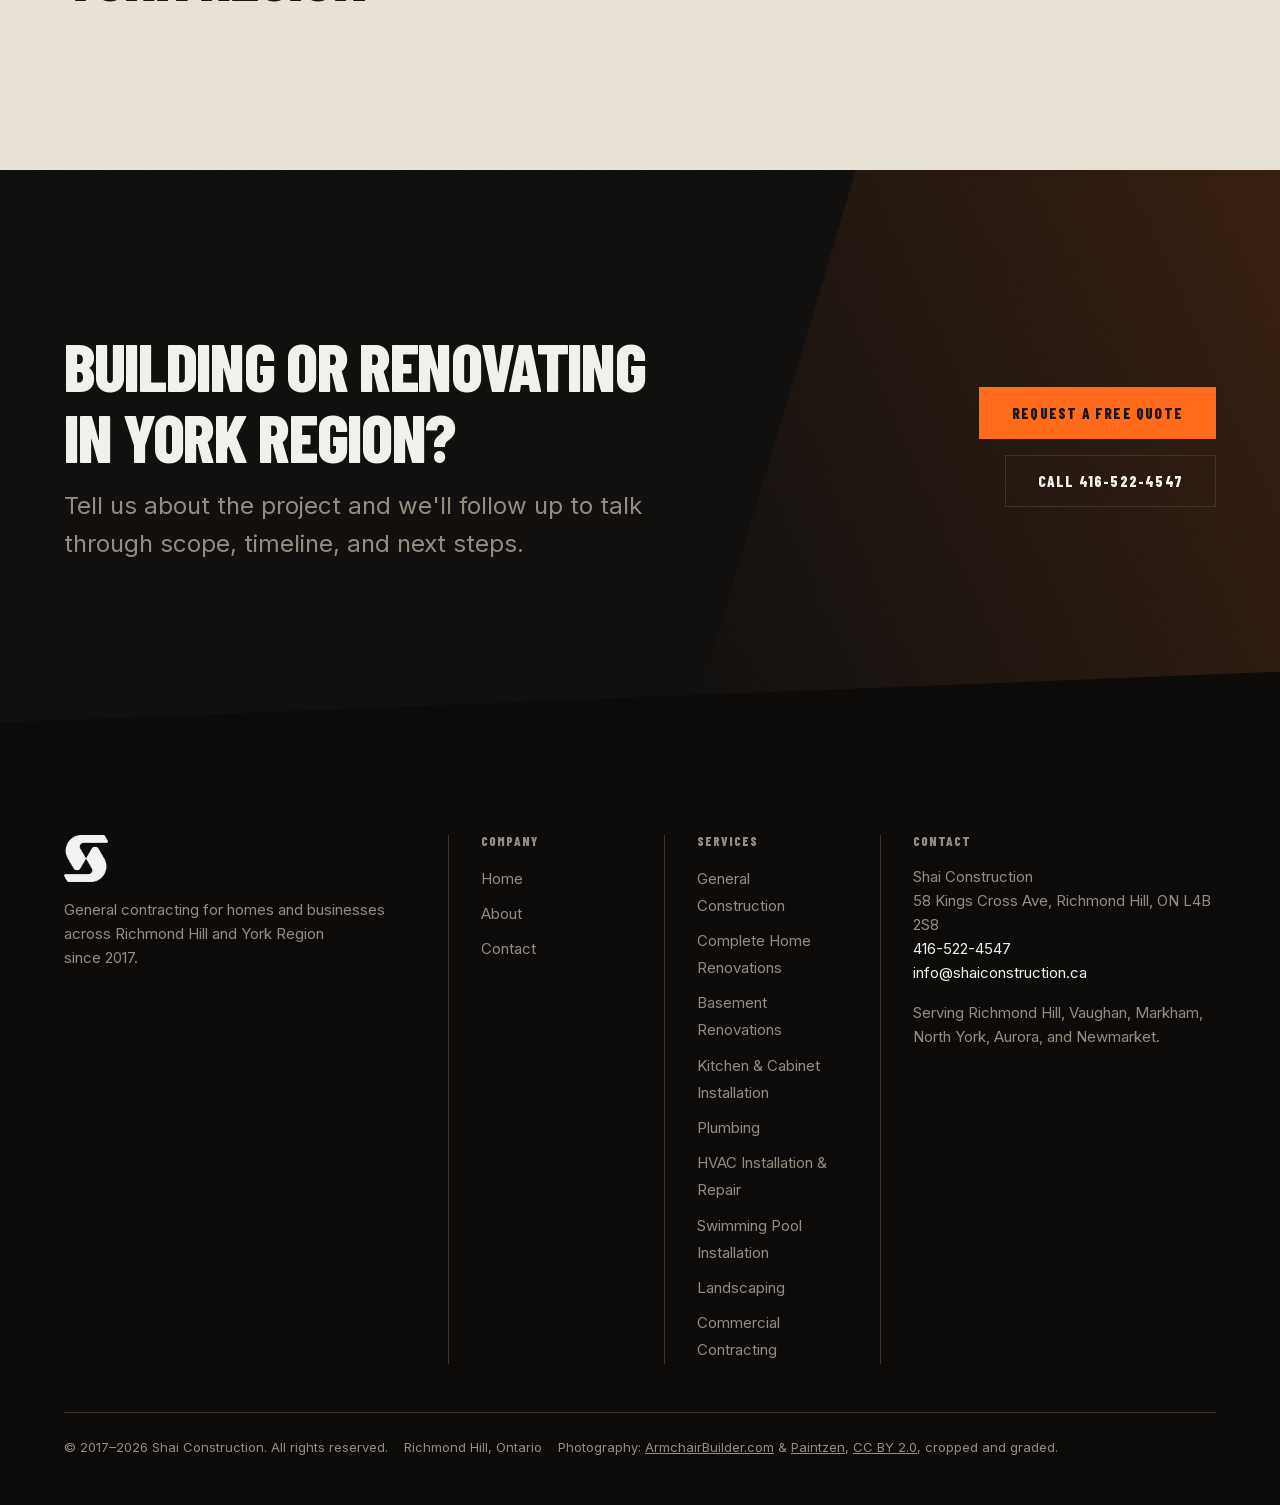
<file: about.html>
<!DOCTYPE html>
<html lang="en-CA">
<head>
<meta charset="utf-8">
<meta name="viewport" content="width=device-width, initial-scale=1">
<title>About Shai Construction | Building in the GTA Since 2017</title>
<meta name="description" content="Shai Construction has built and renovated homes and businesses across the GTA since 2017. Learn how we work, from first consultation to final walkthrough.">
<link rel="canonical" href="https://www.shaiconstruction.ca/about.html">

<meta property="og:type" content="website">
<meta property="og:locale" content="en_CA">
<meta property="og:site_name" content="Shai Construction">
<meta property="og:url" content="https://www.shaiconstruction.ca/about.html">
<meta property="og:title" content="About Shai Construction — Building in the GTA Since 2017">
<meta property="og:description" content="General contracting for homes and businesses across the GTA since 2017. Here's how Shai Construction works, from consultation to final walkthrough.">
<meta name="twitter:card" content="summary_large_image">

<meta name="theme-color" content="#0D0C0B">
<link rel="icon" href="img/favicon-32.png" sizes="32x32">
<link rel="apple-touch-icon" href="img/apple-touch-icon.png">

<script>document.documentElement.classList.add('js')</script>
<link rel="preload" href="fonts/barlow-condensed-800.woff2" as="font" type="font/woff2" crossorigin>
<link rel="preload" href="fonts/inter-400.woff2" as="font" type="font/woff2" crossorigin>
<link rel="stylesheet" href="css/fonts.css">
<link rel="stylesheet" href="css/tokens.css">
<link rel="stylesheet" href="css/base.css">
<link rel="stylesheet" href="css/components.css">
<link rel="stylesheet" href="css/sections.css">

<script type="application/ld+json">
{
  "@context": "https://schema.org",
  "@type": ["GeneralContractor", "LocalBusiness"],
  "@id": "https://www.shaiconstruction.ca/#business",
  "name": "Shai Construction",
  "image": "https://www.shaiconstruction.ca/img/shai-mark.png",
  "logo": "https://www.shaiconstruction.ca/img/shai-mark.png",
  "url": "https://www.shaiconstruction.ca/",
  "telephone": "+14165224547",
  "email": "info@shaiconstruction.ca",
  "foundingDate": "2017",
  "address": {
    "@type": "PostalAddress",
    "streetAddress": "58 Kings Cross Ave",
    "addressLocality": "Richmond Hill",
    "addressRegion": "ON",
    "postalCode": "L4B 2S8",
    "addressCountry": "CA"
  },
  "areaServed": [
    { "@type": "City", "name": "Richmond Hill" },
    { "@type": "City", "name": "Vaughan" },
    { "@type": "City", "name": "Markham" },
    { "@type": "City", "name": "North York" },
    { "@type": "City", "name": "Aurora" },
    { "@type": "City", "name": "Newmarket" },
    { "@type": "City", "name": "Toronto" }
  ]
}
</script>
<script type="application/ld+json">
{
  "@context": "https://schema.org",
  "@type": "BreadcrumbList",
  "itemListElement": [
    { "@type": "ListItem", "position": 1, "name": "Home", "item": "https://www.shaiconstruction.ca/" },
    { "@type": "ListItem", "position": 2, "name": "About", "item": "https://www.shaiconstruction.ca/about.html" }
  ]
}
</script>
</head>
<body>
<a class="skip-link" href="#main">Skip to content</a>

<header class="nav">
  <div class="nav__inner">
    <a class="nav__brand" href="index.html">
      <img class="nav__mark" src="img/shai-mark-light.png" alt="Shai Construction logo" width="30" height="32">
      <span class="nav__wordmark">Shai<span>Construction</span></span>
    </a>

    <nav aria-label="Primary">
      <ul class="nav__links">
        <li><a class="nav__link" href="index.html">Home</a></li>
        <li><a class="nav__link" href="services.html">Services</a></li>
        <li><a class="nav__link" href="about.html" aria-current="page">About</a></li>
        <li><a class="nav__link" href="contact.html">Contact</a></li>
      </ul>
    </nav>

    <a class="nav__tel" href="tel:+14165224547">416-522-4547</a>
    <a class="btn btn--primary btn--sm nav__cta" href="contact.html">Get a Quote</a>

    <button class="burger" type="button" aria-expanded="false" aria-controls="drawer">
      <span class="visually-hidden">Menu</span>
      <span class="burger__bar" aria-hidden="true"></span>
      <span class="burger__bar" aria-hidden="true"></span>
      <span class="burger__bar" aria-hidden="true"></span>
    </button>
  </div>
</header>

<div class="scrim"></div>
<div class="drawer" id="drawer" data-open="false">
  <ul class="drawer__links">
    <li><a class="drawer__link" href="index.html">Home</a></li>
    <li><a class="drawer__link" href="services.html">Services</a></li>
    <li><a class="drawer__link" href="about.html" aria-current="page">About</a></li>
    <li><a class="drawer__link" href="contact.html">Contact</a></li>
  </ul>
  <div class="drawer__foot">
    <a class="nav__tel" href="tel:+14165224547">416-522-4547</a>
    <a class="btn btn--primary btn--block" href="contact.html">Request a Free Quote</a>
  </div>
</div>

<main id="main">

  <section class="pagehead grain" aria-labelledby="page-h">
    <div class="wrap pagehead__inner">
      <ol class="crumb">
        <li><a href="index.html">Home</a></li>
        <li>About</li>
      </ol>
      <p class="eyebrow"><span class="tick" aria-hidden="true"></span>About us</p>
      <h1 id="page-h">About Shai Construction — General Contractor Since 2017</h1>
    </div>
  </section>

  <!-- Our story -->
  <section class="section" aria-labelledby="story-h">
    <div class="wrap split">
      <div class="sec-head reveal">
        <p class="eyebrow"><span class="tick" aria-hidden="true"></span>Our story</p>
        <h2 id="story-h">Built on three commitments</h2>
      </div>
      <div class="reveal">
        <p>Shai Construction is a general contractor based in Richmond Hill, providing construction services since 2017. The work covers both residential and commercial projects — general construction, complete home renovations, basement renovations, kitchen and cabinet installation, plumbing, HVAC installation and repair, swimming pool installation, landscaping, and other general contracting work, scaled to fit projects of any size.</p>
        <p style="margin-top:var(--s-3)">Three things guide how every job runs: quality workmanship, on-time completion, and customer satisfaction — the standard the schedule, crew coordination, and quote process are built around, on every job whether it's a single-room repair or a full commercial build-out.</p>

        <!-- PHOTO SLOT — replace with a 16:9 job-site photograph.
             Suggested alt: "Shai Construction crew reviewing plans on a job site" -->
        <div class="plate plate--cut reveal" style="--plate-ratio:16/9; margin-top:var(--s-4)">
          <img class="plate__mark" src="img/shai-mark-light.png" alt="" width="520" height="562" aria-hidden="true">
          <p class="plate__tag"><span class="tick" aria-hidden="true"></span>Photo slot · 16:9</p>
        </div>
      </div>
    </div>
  </section>

  <!-- How we work -->
  <section class="section section--void sheen grain" aria-labelledby="how-h">
    <canvas class="fx" data-fx="sheen" aria-hidden="true"></canvas>
    <div class="wrap sheen__inner">
      <div class="sec-head reveal" style="margin-bottom:var(--s-6)">
        <p class="eyebrow"><span class="tick" aria-hidden="true"></span>How we work</p>
        <h2 id="how-h">From first conversation to final walkthrough</h2>
        <p class="lead">Five stages, in the order the trades actually require them.</p>
      </div>

      <div class="steps" data-stagger>
        <div class="step reveal">
          <h3>Consultation</h3>
          <p class="small">Every project starts with a conversation about what you want done, the space or site involved, and any constraints — budget range, timeline, existing conditions. This is where we look at what's actually there before anything gets planned on paper.</p>
        </div>
        <div class="step reveal">
          <h3>Scope &amp; Quote</h3>
          <p class="small">From the consultation, the project gets defined into a specific scope: what's included, what materials or finishes are assumed, and what it costs. You get a quote based on that scope before any work is scheduled, so there's a clear reference point if anything changes later.</p>
        </div>
        <div class="step reveal">
          <h3>Permits &amp; Scheduling</h3>
          <p class="small">Where the project needs permit drawings, structural sign-off, or inspections tied to the Ontario Building Code, that paperwork gets started before demolition, not after. Once permits are in motion, the job gets scheduled — trades sequenced, materials ordered, a timeline set.</p>
        </div>
        <div class="step reveal">
          <h3>Build</h3>
          <p class="small">Work proceeds in the sequence the trades require: structural first, then rough-ins, then finishes. Inspections happen at the stages the code requires them, and the schedule is managed to hold to the timeline set at the quote stage.</p>
        </div>
        <div class="step reveal">
          <h3>Walkthrough</h3>
          <p class="small">When the work is done, we walk the finished space with you — checking it against the original scope, addressing anything that needs adjustment, and closing out permits and inspections where applicable.</p>
        </div>
      </div>
    </div>
  </section>

  <!-- Service area -->
  <section class="section" data-surface="inverted" aria-labelledby="area-h">
    <div class="wrap split">
      <div class="sec-head reveal">
        <p class="eyebrow"><span class="tick" aria-hidden="true"></span>Where we work</p>
        <h2 id="area-h">Richmond Hill and across York Region</h2>
      </div>
      <div class="reveal">
        <p>Shai Construction serves Richmond Hill and the surrounding York Region, including Vaughan, Markham, North York, Aurora, and Newmarket. Whether the job is a kitchen renovation in Richmond Hill or a commercial fit-out in Markham, the same general contracting team manages it start to finish.</p>
        <p style="margin-top:var(--s-4)">
          <a class="btn btn--primary" href="services.html">See What We Do</a>
        </p>
      </div>
    </div>
  </section>

  <!-- CTA -->
  <section class="section cta grain" aria-labelledby="cta-h">
    <canvas class="fx" data-fx="drift" aria-hidden="true"></canvas>
    <div class="wrap cta__inner">
      <div class="reveal">
        <h2 id="cta-h">Building or renovating in York Region?</h2>
        <p class="lead" style="margin-top:var(--s-2)">Tell us about the project and we'll follow up to talk through scope, timeline, and next steps.</p>
      </div>
      <div class="cta__actions reveal">
        <a class="btn btn--primary" href="contact.html">Request a Free Quote</a>
        <a class="btn btn--ghost" href="tel:+14165224547">Call 416-522-4547</a>
      </div>
    </div>
  </section>

</main>

<footer class="footer">
  <div class="wrap">
    <div class="footer__grid">
      <div class="footer__col footer__head">
        <img class="footer__mark" src="img/shai-mark-light.png" alt="Shai Construction logo" width="44" height="48">
        <p class="small">General contracting for homes and businesses across Richmond Hill and York Region since 2017.</p>
      </div>

      <div class="footer__col">
        <h2 class="footer__title">Company</h2>
        <ul class="footer__list">
          <li><a href="index.html">Home</a></li>
          <li><a href="about.html">About</a></li>
          <li><a href="contact.html">Contact</a></li>
        </ul>
      </div>

      <div class="footer__col">
        <h2 class="footer__title">Services</h2>
        <ul class="footer__list">
          <li><a href="services.html#general-construction">General Construction</a></li>
          <li><a href="services.html#home-renovations">Complete Home Renovations</a></li>
          <li><a href="services.html#basement-renovations">Basement Renovations</a></li>
          <li><a href="services.html#kitchens">Kitchen &amp; Cabinet Installation</a></li>
          <li><a href="services.html#plumbing">Plumbing</a></li>
          <li><a href="services.html#hvac">HVAC Installation &amp; Repair</a></li>
          <li><a href="services.html#pools">Swimming Pool Installation</a></li>
          <li><a href="services.html#landscaping">Landscaping</a></li>
          <li><a href="services.html#commercial">Commercial Contracting</a></li>
        </ul>
      </div>

      <div class="footer__col">
        <h2 class="footer__title">Contact</h2>
        <address>
          Shai Construction<br>
          58 Kings Cross Ave, Richmond Hill, ON L4B 2S8<br>
          <a href="tel:+14165224547">416-522-4547</a><br>
          <a href="mailto:info@shaiconstruction.ca">info@shaiconstruction.ca</a>
        </address>
        <p class="small" style="margin-top:var(--s-2)">Serving Richmond Hill, Vaughan, Markham, North York, Aurora, and Newmarket.</p>
      </div>
    </div>

    <div class="footer__bar">
      <span>© 2017–2026 Shai Construction. All rights reserved.</span>
      <span>Richmond Hill, Ontario</span>
      <span>Photography: <a href="https://www.flickr.com/photos/66526224@N02/7706518320">ArmchairBuilder.com</a> &amp; <a href="https://www.flickr.com/photos/147489968@N06/29300385324">Paintzen</a>, <a href="https://creativecommons.org/licenses/by/2.0/">CC BY 2.0</a>, cropped and graded.</span>
    </div>
  </div>
</footer>

<script type="module" src="js/site.js"></script>
</body>
</html>
</file>
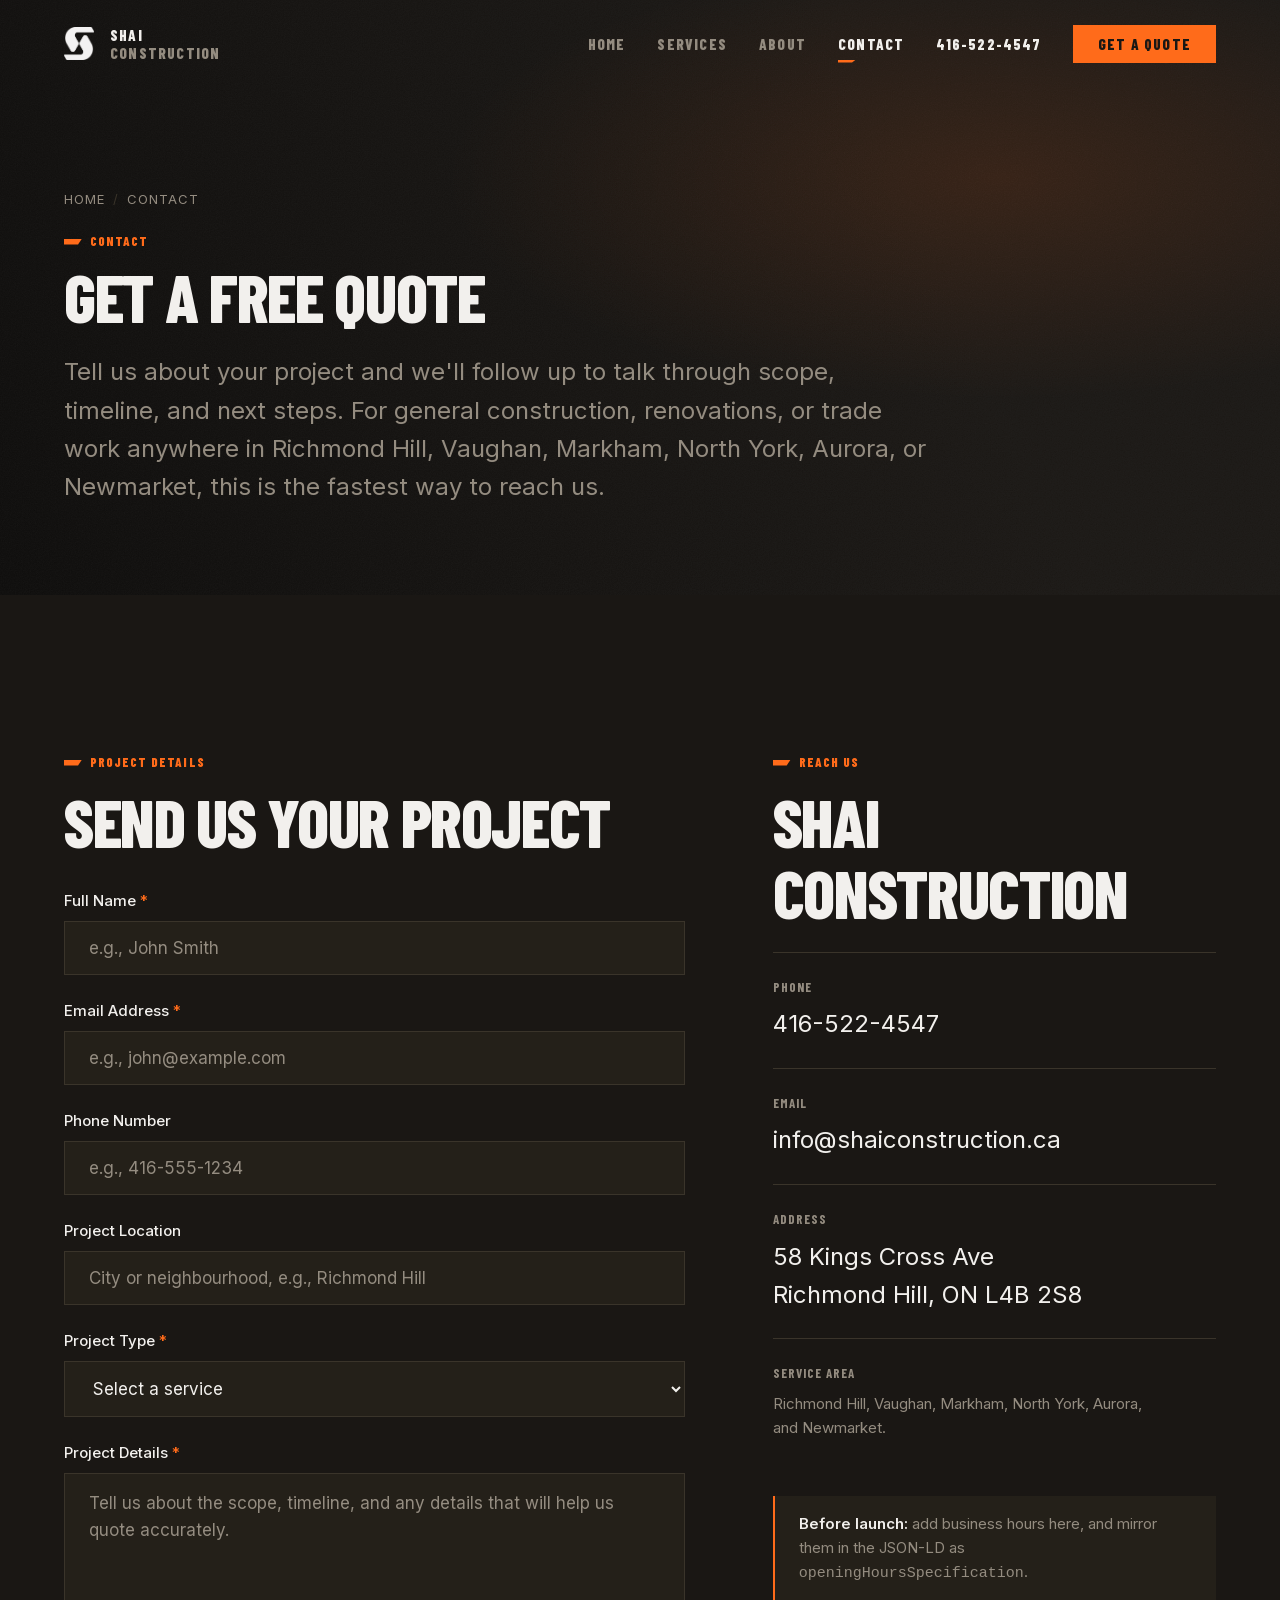
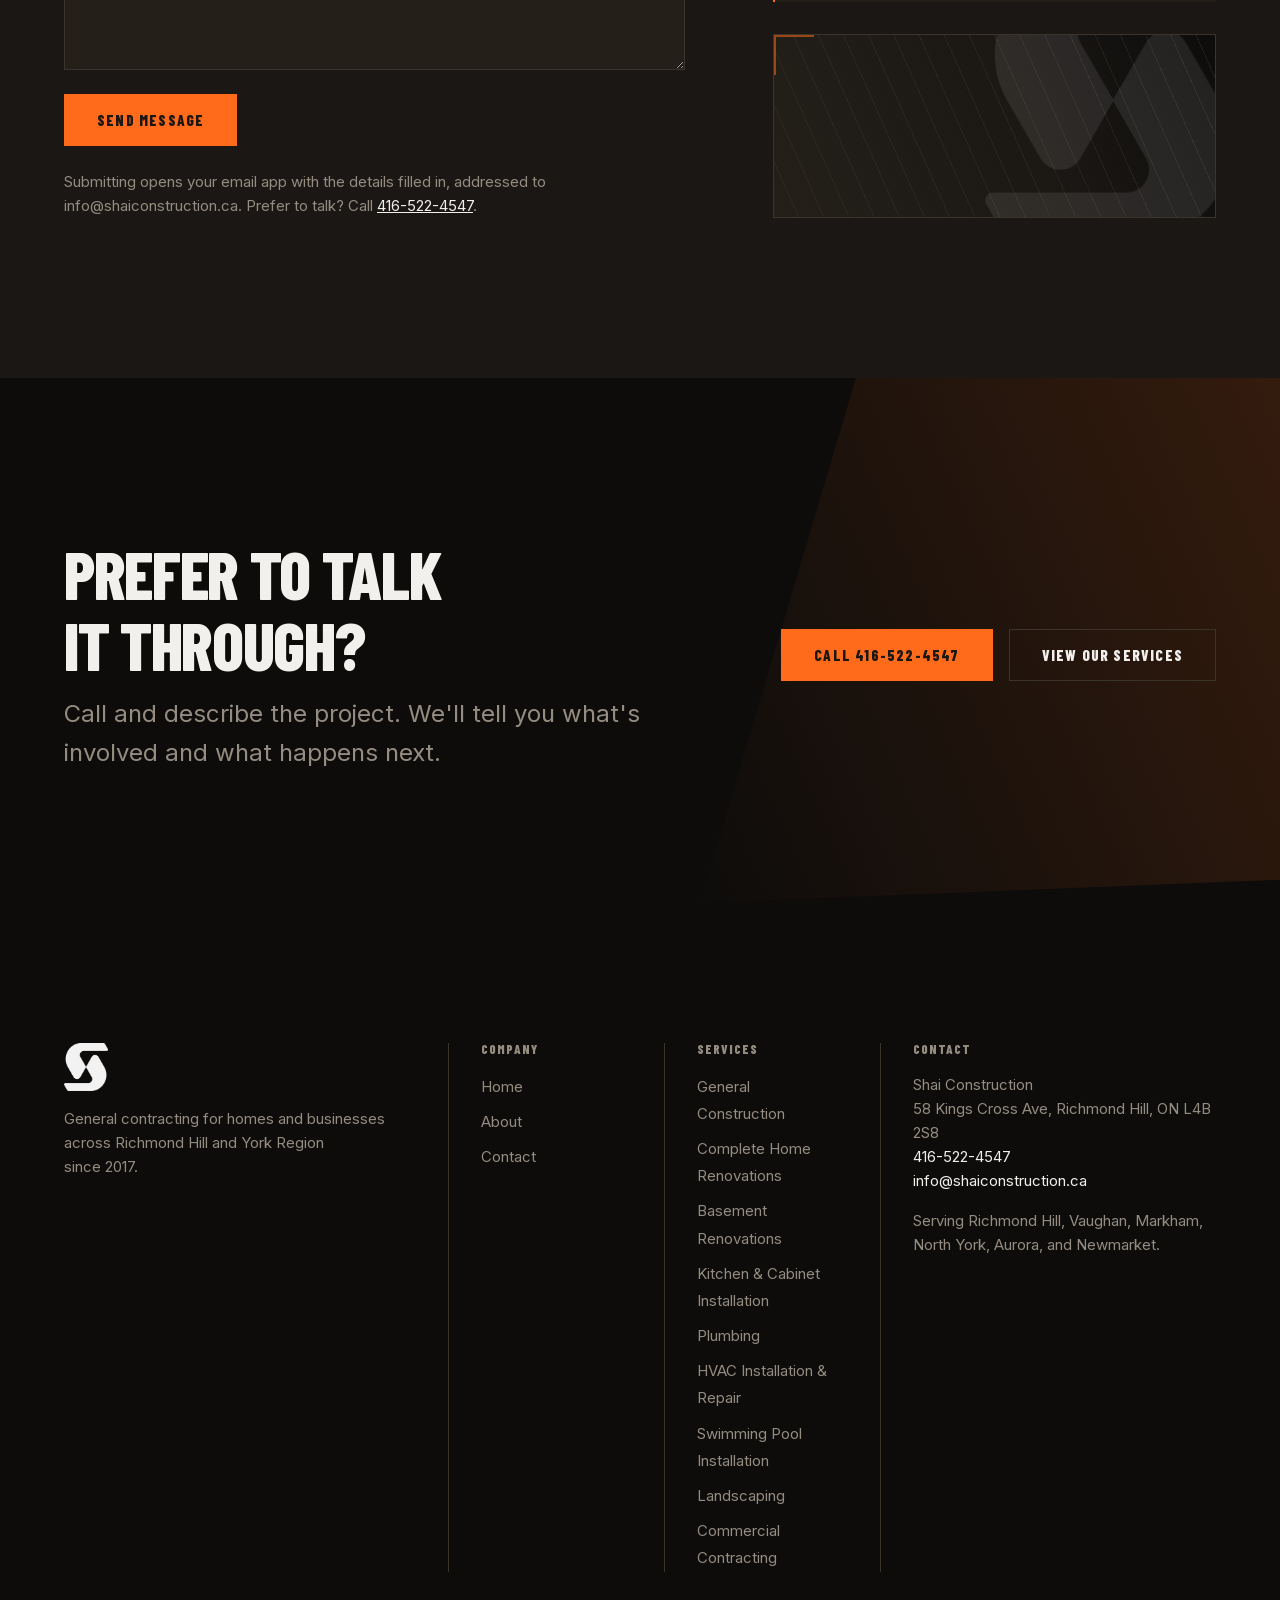
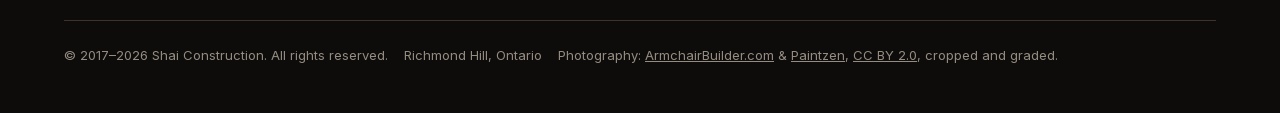
<file: contact.html>
<!DOCTYPE html>
<html lang="en-CA">
<head>
<meta charset="utf-8">
<meta name="viewport" content="width=device-width, initial-scale=1">
<title>Contact Shai Construction | Free Quote, Richmond Hill</title>
<meta name="description" content="Contact Shai Construction in Richmond Hill for a free quote on your renovation, construction, or trade project. Call, email, or send project details online.">
<link rel="canonical" href="https://www.shaiconstruction.ca/contact.html">

<meta property="og:type" content="website">
<meta property="og:locale" content="en_CA">
<meta property="og:site_name" content="Shai Construction">
<meta property="og:url" content="https://www.shaiconstruction.ca/contact.html">
<meta property="og:title" content="Contact Shai Construction — Free Quote, Richmond Hill">
<meta property="og:description" content="Reach Shai Construction by phone, email, or online form for a free quote on your next construction, renovation, or trade project.">
<meta name="twitter:card" content="summary_large_image">

<meta name="theme-color" content="#0D0C0B">
<link rel="icon" href="img/favicon-32.png" sizes="32x32">
<link rel="apple-touch-icon" href="img/apple-touch-icon.png">

<script>document.documentElement.classList.add('js')</script>
<link rel="preload" href="fonts/barlow-condensed-800.woff2" as="font" type="font/woff2" crossorigin>
<link rel="preload" href="fonts/inter-400.woff2" as="font" type="font/woff2" crossorigin>
<link rel="stylesheet" href="css/fonts.css">
<link rel="stylesheet" href="css/tokens.css">
<link rel="stylesheet" href="css/base.css">
<link rel="stylesheet" href="css/components.css">
<link rel="stylesheet" href="css/sections.css">

<script type="application/ld+json">
{
  "@context": "https://schema.org",
  "@type": ["GeneralContractor", "LocalBusiness"],
  "@id": "https://www.shaiconstruction.ca/#business",
  "name": "Shai Construction",
  "image": "https://www.shaiconstruction.ca/img/shai-mark.png",
  "logo": "https://www.shaiconstruction.ca/img/shai-mark.png",
  "url": "https://www.shaiconstruction.ca/",
  "telephone": "+14165224547",
  "email": "info@shaiconstruction.ca",
  "foundingDate": "2017",
  "address": {
    "@type": "PostalAddress",
    "streetAddress": "58 Kings Cross Ave",
    "addressLocality": "Richmond Hill",
    "addressRegion": "ON",
    "postalCode": "L4B 2S8",
    "addressCountry": "CA"
  },
  "contactPoint": {
    "@type": "ContactPoint",
    "contactType": "customer service",
    "telephone": "+14165224547",
    "email": "info@shaiconstruction.ca",
    "areaServed": "CA",
    "availableLanguage": "English"
  },
  "areaServed": [
    { "@type": "City", "name": "Richmond Hill" },
    { "@type": "City", "name": "Vaughan" },
    { "@type": "City", "name": "Markham" },
    { "@type": "City", "name": "North York" },
    { "@type": "City", "name": "Aurora" },
    { "@type": "City", "name": "Newmarket" },
    { "@type": "City", "name": "Toronto" }
  ]
}
</script>
<script type="application/ld+json">
{
  "@context": "https://schema.org",
  "@type": "BreadcrumbList",
  "itemListElement": [
    { "@type": "ListItem", "position": 1, "name": "Home", "item": "https://www.shaiconstruction.ca/" },
    { "@type": "ListItem", "position": 2, "name": "Contact", "item": "https://www.shaiconstruction.ca/contact.html" }
  ]
}
</script>
</head>
<body>
<a class="skip-link" href="#main">Skip to content</a>

<header class="nav">
  <div class="nav__inner">
    <a class="nav__brand" href="index.html">
      <img class="nav__mark" src="img/shai-mark-light.png" alt="Shai Construction logo" width="30" height="32">
      <span class="nav__wordmark">Shai<span>Construction</span></span>
    </a>

    <nav aria-label="Primary">
      <ul class="nav__links">
        <li><a class="nav__link" href="index.html">Home</a></li>
        <li><a class="nav__link" href="services.html">Services</a></li>
        <li><a class="nav__link" href="about.html">About</a></li>
        <li><a class="nav__link" href="contact.html" aria-current="page">Contact</a></li>
      </ul>
    </nav>

    <a class="nav__tel" href="tel:+14165224547">416-522-4547</a>
    <a class="btn btn--primary btn--sm nav__cta" href="contact.html">Get a Quote</a>

    <button class="burger" type="button" aria-expanded="false" aria-controls="drawer">
      <span class="visually-hidden">Menu</span>
      <span class="burger__bar" aria-hidden="true"></span>
      <span class="burger__bar" aria-hidden="true"></span>
      <span class="burger__bar" aria-hidden="true"></span>
    </button>
  </div>
</header>

<div class="scrim"></div>
<div class="drawer" id="drawer" data-open="false">
  <ul class="drawer__links">
    <li><a class="drawer__link" href="index.html">Home</a></li>
    <li><a class="drawer__link" href="services.html">Services</a></li>
    <li><a class="drawer__link" href="about.html">About</a></li>
    <li><a class="drawer__link" href="contact.html" aria-current="page">Contact</a></li>
  </ul>
  <div class="drawer__foot">
    <a class="nav__tel" href="tel:+14165224547">416-522-4547</a>
    <a class="btn btn--primary btn--block" href="contact.html">Request a Free Quote</a>
  </div>
</div>

<main id="main">

  <section class="pagehead grain" aria-labelledby="page-h">
    <div class="wrap pagehead__inner">
      <ol class="crumb">
        <li><a href="index.html">Home</a></li>
        <li>Contact</li>
      </ol>
      <p class="eyebrow"><span class="tick" aria-hidden="true"></span>Contact</p>
      <h1 id="page-h">Get a Free Quote</h1>
      <p class="lead" style="margin-top:var(--s-3)">Tell us about your project and we'll follow up to talk through scope, timeline, and next steps. For general construction, renovations, or trade work anywhere in Richmond Hill, Vaughan, Markham, North York, Aurora, or Newmarket, this is the fastest way to reach us.</p>
    </div>
  </section>

  <section class="section" aria-labelledby="form-h">
    <div class="wrap contact">

      <div>
        <div class="sec-head" style="margin-bottom:var(--s-4)">
          <p class="eyebrow"><span class="tick" aria-hidden="true"></span>Project details</p>
          <h2 id="form-h">Send us your project</h2>
        </div>

        <form data-contact novalidate>
          <div class="field">
            <label class="field__label" for="name">Full Name <span class="req" aria-hidden="true">*</span></label>
            <input id="name" name="name" type="text" autocomplete="name" placeholder="e.g., John Smith"
                   required aria-describedby="err-name">
            <p class="field__error" id="err-name" data-show="false" role="alert"></p>
          </div>

          <div class="field">
            <label class="field__label" for="email">Email Address <span class="req" aria-hidden="true">*</span></label>
            <input id="email" name="email" type="email" autocomplete="email" placeholder="e.g., john@example.com"
                   required aria-describedby="err-email">
            <p class="field__error" id="err-email" data-show="false" role="alert"></p>
          </div>

          <div class="field">
            <label class="field__label" for="phone">Phone Number</label>
            <input id="phone" name="phone" type="tel" autocomplete="tel" placeholder="e.g., 416-555-1234"
                   aria-describedby="err-phone">
            <p class="field__error" id="err-phone" data-show="false" role="alert"></p>
          </div>

          <div class="field">
            <label class="field__label" for="location">Project Location</label>
            <input id="location" name="location" type="text" placeholder="City or neighbourhood, e.g., Richmond Hill"
                   aria-describedby="err-location">
            <p class="field__error" id="err-location" data-show="false" role="alert"></p>
          </div>

          <div class="field">
            <label class="field__label" for="project">Project Type <span class="req" aria-hidden="true">*</span></label>
            <select id="project" name="project" required aria-describedby="err-project">
              <option value="">Select a service</option>
              <option>General Construction</option>
              <option>Complete Home Renovation</option>
              <option>Basement Renovation</option>
              <option>Kitchen &amp; Cabinet Installation</option>
              <option>Plumbing</option>
              <option>HVAC Installation &amp; Repair</option>
              <option>Swimming Pool Installation</option>
              <option>Landscaping</option>
              <option>Commercial Contracting</option>
              <option>Not sure / other</option>
            </select>
            <p class="field__error" id="err-project" data-show="false" role="alert"></p>
          </div>

          <div class="field">
            <label class="field__label" for="message">Project Details <span class="req" aria-hidden="true">*</span></label>
            <textarea id="message" name="message" rows="6" required aria-describedby="err-message"
                      placeholder="Tell us about the scope, timeline, and any details that will help us quote accurately."></textarea>
            <p class="field__error" id="err-message" data-show="false" role="alert"></p>
          </div>

          <button class="btn btn--primary" type="submit">Send Message</button>

          <p class="form__status" role="status" aria-live="polite"></p>

          <p class="small" style="margin-top:var(--s-3)">Submitting opens your email app with the details filled in, addressed to info@shaiconstruction.ca. Prefer to talk? Call <a href="tel:+14165224547" style="color:var(--c-text)">416-522-4547</a>.</p>
        </form>
      </div>

      <aside aria-labelledby="reach-h">
        <div class="sec-head" style="margin-bottom:var(--s-3)">
          <p class="eyebrow"><span class="tick" aria-hidden="true"></span>Reach us</p>
          <h2 id="reach-h">Shai Construction</h2>
        </div>

        <div class="detail">
          <p class="detail__label">Phone</p>
          <a href="tel:+14165224547">416-522-4547</a>
        </div>

        <div class="detail">
          <p class="detail__label">Email</p>
          <a href="mailto:info@shaiconstruction.ca">info@shaiconstruction.ca</a>
        </div>

        <div class="detail">
          <p class="detail__label">Address</p>
          <address style="font-style:normal;font-size:var(--t-lg);color:var(--c-text)">
            58 Kings Cross Ave<br>Richmond Hill, ON L4B 2S8
          </address>
        </div>

        <div class="detail">
          <p class="detail__label">Service area</p>
          <p class="small">Richmond Hill, Vaughan, Markham, North York, Aurora, and Newmarket.</p>
        </div>

        <p class="note" style="margin-top:var(--s-4)">
          <span><strong>Before launch:</strong> add business hours here, and mirror them in the JSON-LD as <code>openingHoursSpecification</code>.</span>
        </p>

        <!-- Compositional graphic plate — closes out the column so it reads
             as finished, not as raw surface trailing off below the content. -->
        <div class="plate contact__plate" aria-hidden="true">
          <img class="plate__mark" src="img/shai-mark-light.png" alt="" width="520" height="562" loading="lazy" decoding="async">
        </div>
      </aside>

    </div>
  </section>

  <section class="section cta" aria-labelledby="cta-h">
    <div class="wrap cta__inner">
      <div>
        <h2 id="cta-h">Prefer to talk it through?</h2>
        <p class="lead" style="margin-top:var(--s-2)">Call and describe the project. We'll tell you what's involved and what happens next.</p>
      </div>
      <div class="cta__actions">
        <a class="btn btn--primary" href="tel:+14165224547">Call 416-522-4547</a>
        <a class="btn btn--ghost" href="services.html">View Our Services</a>
      </div>
    </div>
  </section>

</main>

<footer class="footer">
  <div class="wrap">
    <div class="footer__grid">
      <div class="footer__col footer__head">
        <img class="footer__mark" src="img/shai-mark-light.png" alt="Shai Construction logo" width="44" height="48">
        <p class="small">General contracting for homes and businesses across Richmond Hill and York Region since 2017.</p>
      </div>

      <div class="footer__col">
        <h2 class="footer__title">Company</h2>
        <ul class="footer__list">
          <li><a href="index.html">Home</a></li>
          <li><a href="about.html">About</a></li>
          <li><a href="contact.html">Contact</a></li>
        </ul>
      </div>

      <div class="footer__col">
        <h2 class="footer__title">Services</h2>
        <ul class="footer__list">
          <li><a href="services.html#general-construction">General Construction</a></li>
          <li><a href="services.html#home-renovations">Complete Home Renovations</a></li>
          <li><a href="services.html#basement-renovations">Basement Renovations</a></li>
          <li><a href="services.html#kitchens">Kitchen &amp; Cabinet Installation</a></li>
          <li><a href="services.html#plumbing">Plumbing</a></li>
          <li><a href="services.html#hvac">HVAC Installation &amp; Repair</a></li>
          <li><a href="services.html#pools">Swimming Pool Installation</a></li>
          <li><a href="services.html#landscaping">Landscaping</a></li>
          <li><a href="services.html#commercial">Commercial Contracting</a></li>
        </ul>
      </div>

      <div class="footer__col">
        <h2 class="footer__title">Contact</h2>
        <address>
          Shai Construction<br>
          58 Kings Cross Ave, Richmond Hill, ON L4B 2S8<br>
          <a href="tel:+14165224547">416-522-4547</a><br>
          <a href="mailto:info@shaiconstruction.ca">info@shaiconstruction.ca</a>
        </address>
        <p class="small" style="margin-top:var(--s-2)">Serving Richmond Hill, Vaughan, Markham, North York, Aurora, and Newmarket.</p>
      </div>
    </div>

    <div class="footer__bar">
      <span>© 2017–2026 Shai Construction. All rights reserved.</span>
      <span>Richmond Hill, Ontario</span>
      <span>Photography: <a href="https://www.flickr.com/photos/66526224@N02/7706518320">ArmchairBuilder.com</a> &amp; <a href="https://www.flickr.com/photos/147489968@N06/29300385324">Paintzen</a>, <a href="https://creativecommons.org/licenses/by/2.0/">CC BY 2.0</a>, cropped and graded.</span>
    </div>
  </div>
</footer>

<script type="module" src="js/site.js"></script>
</body>
</html>
</file>
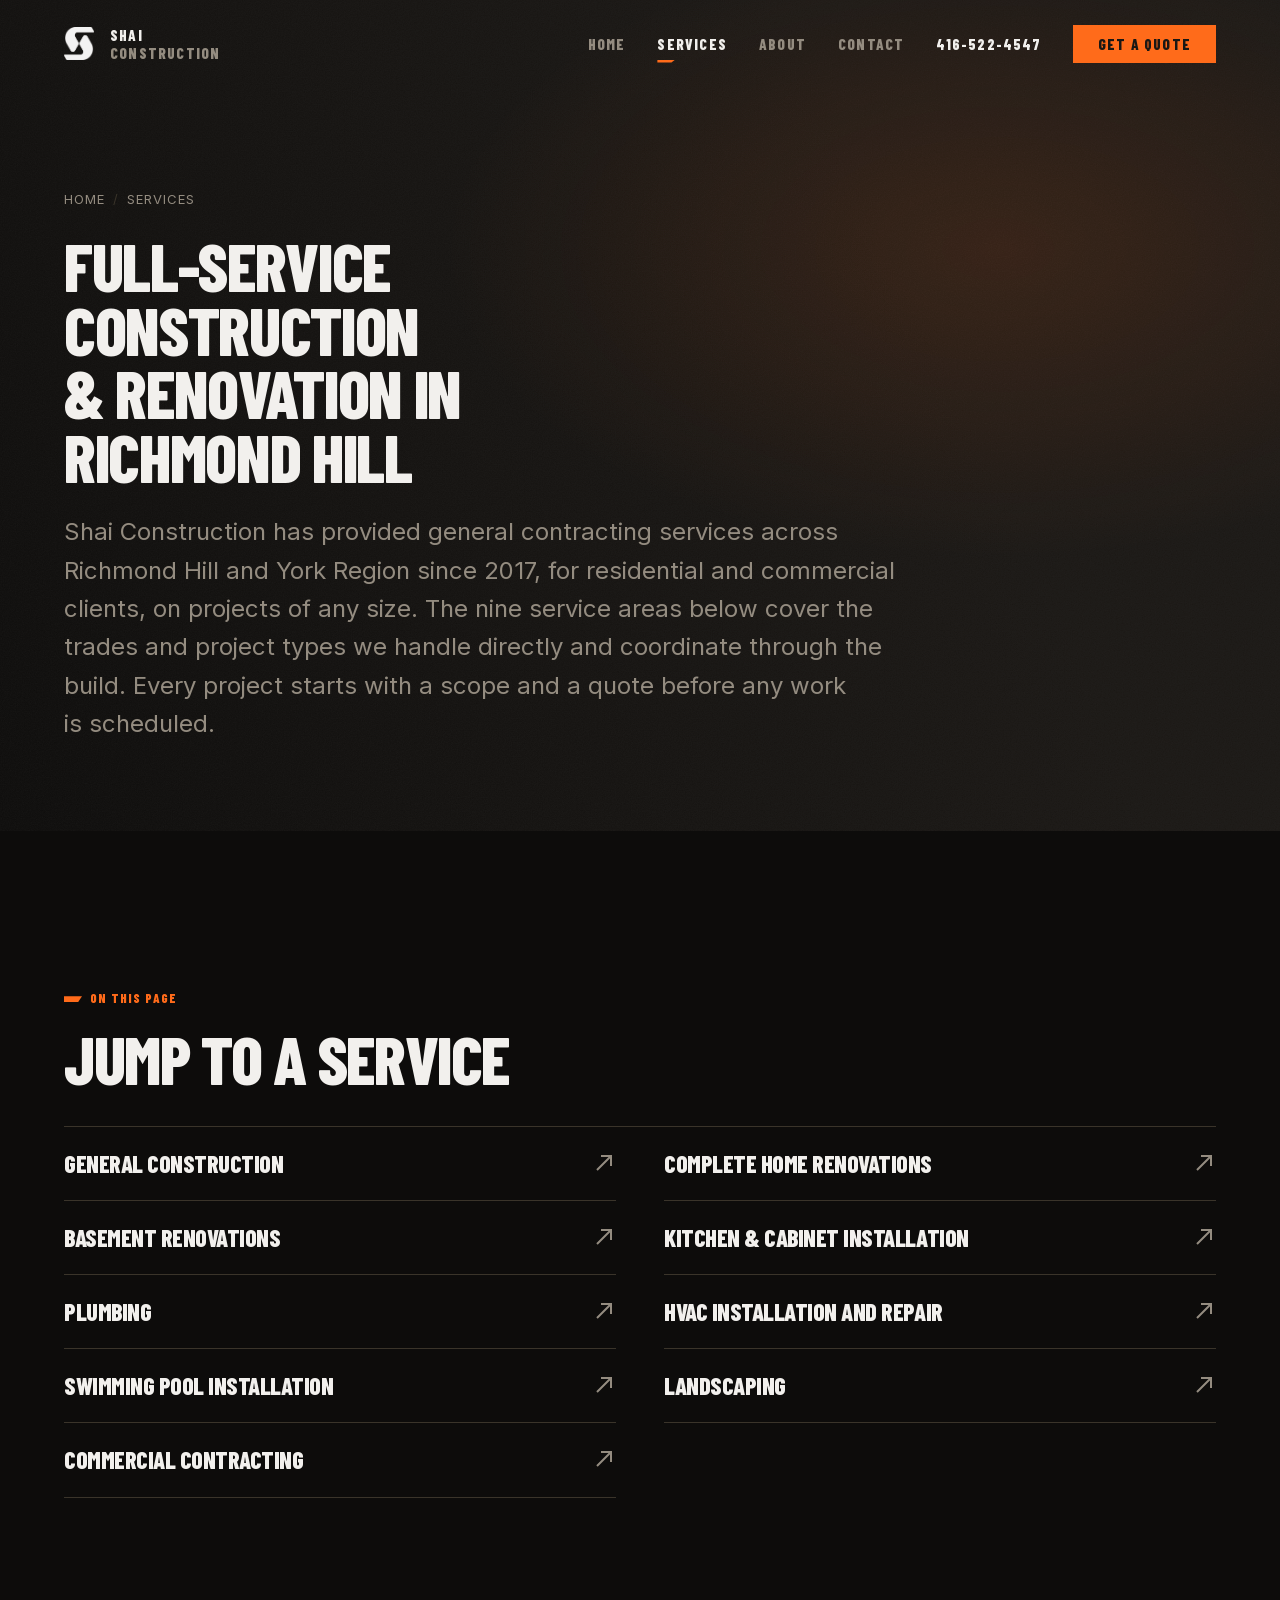
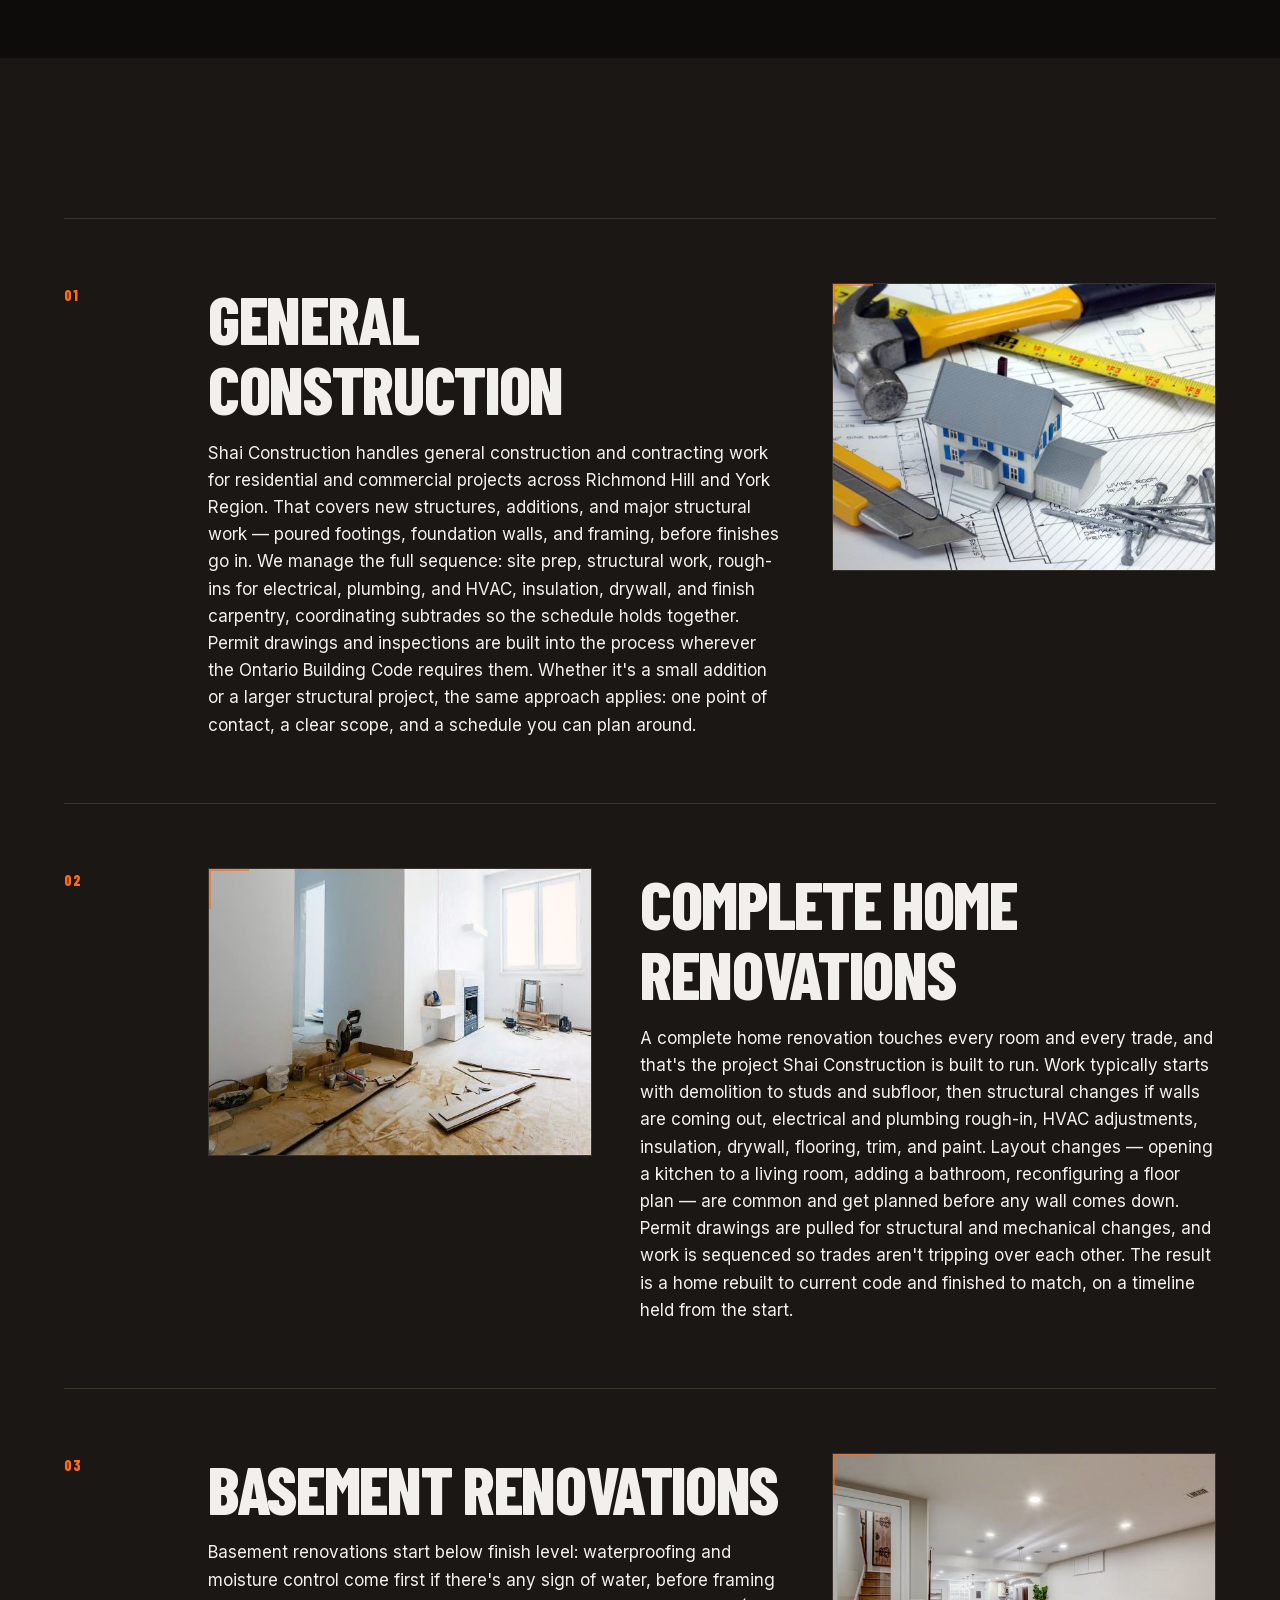
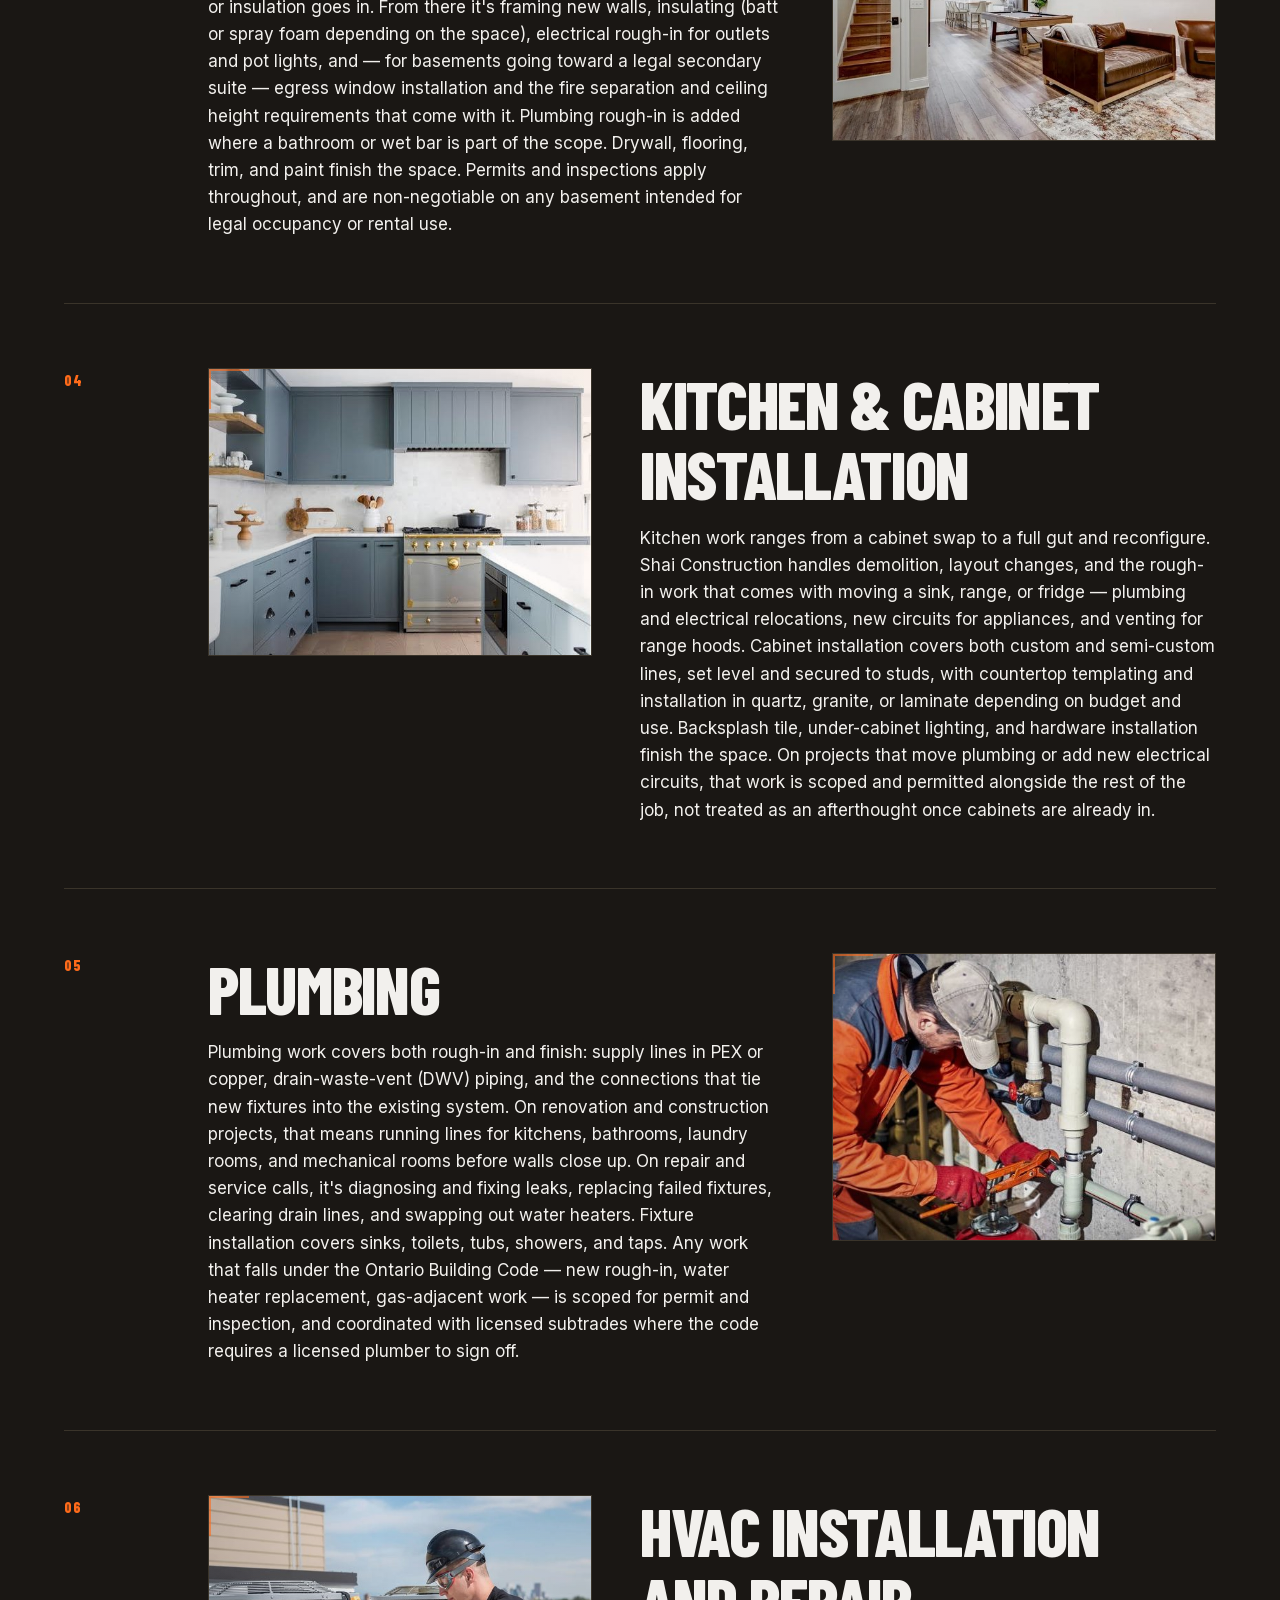
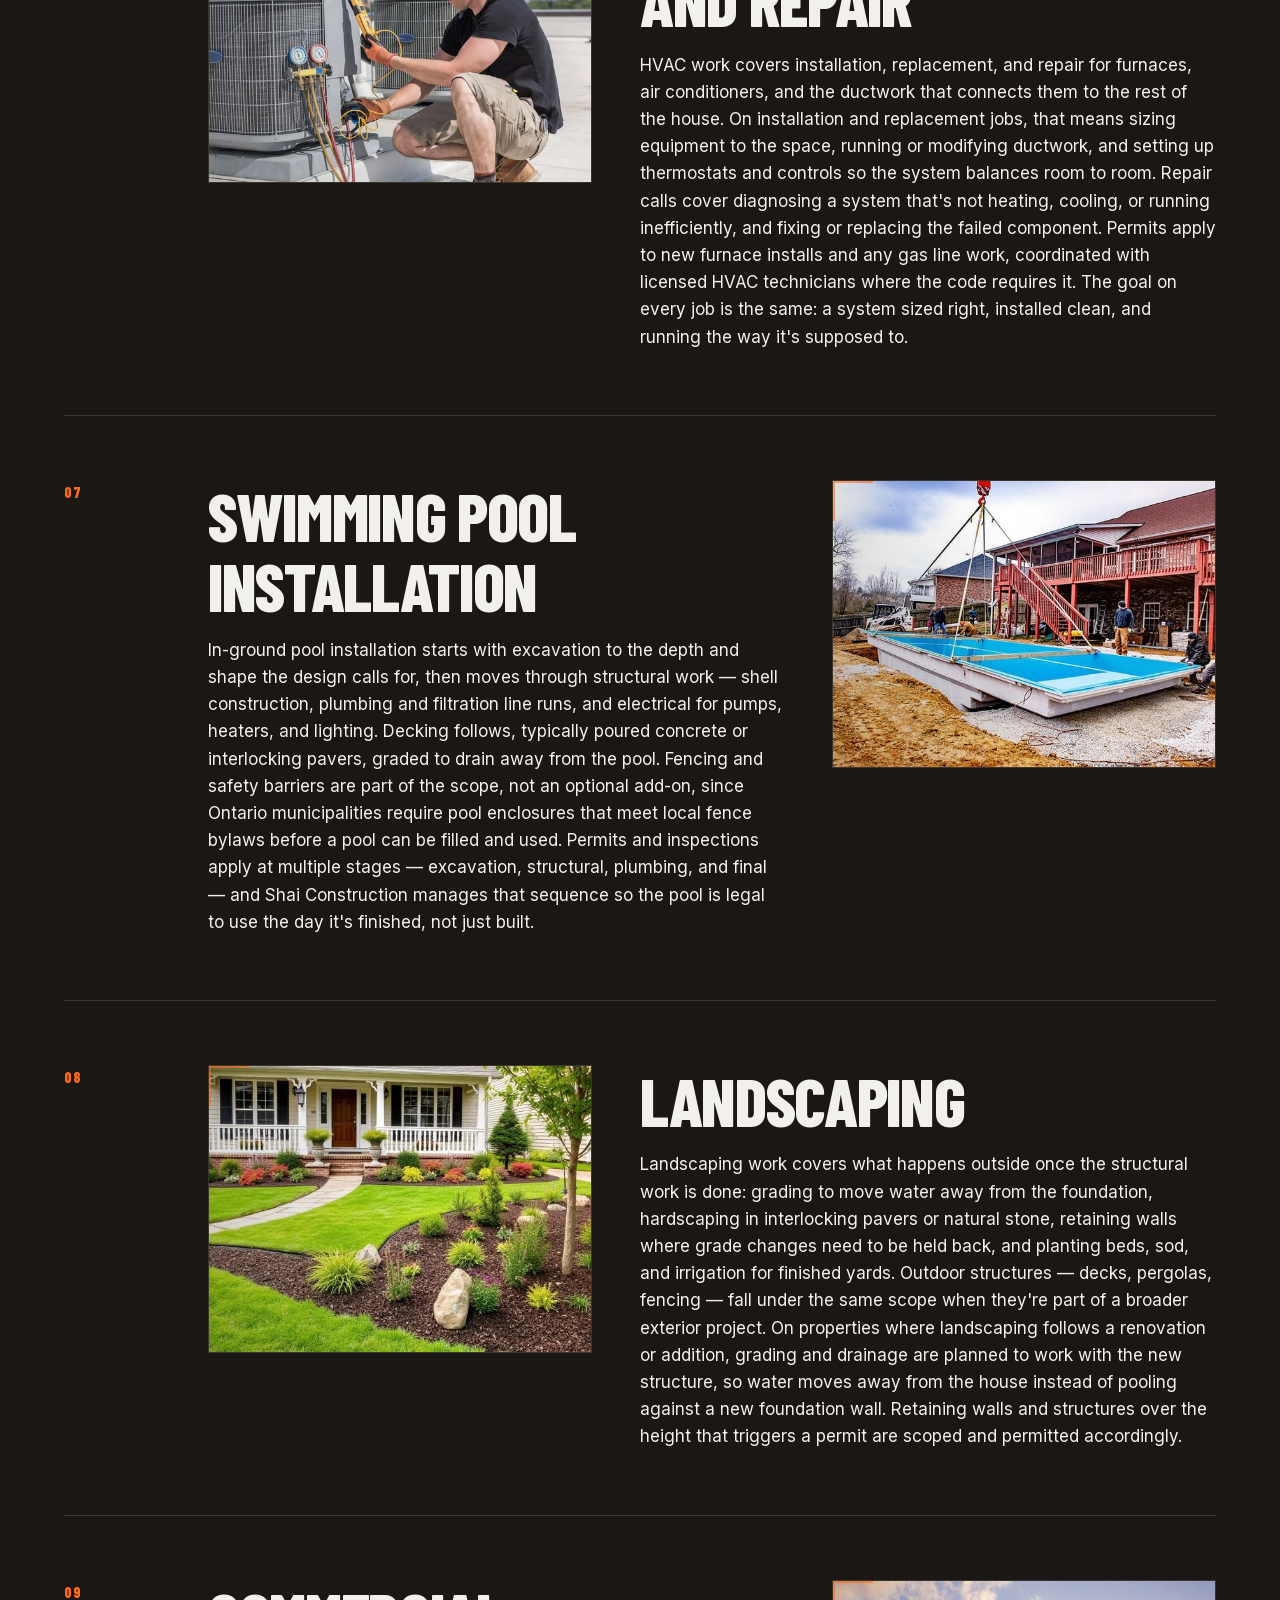
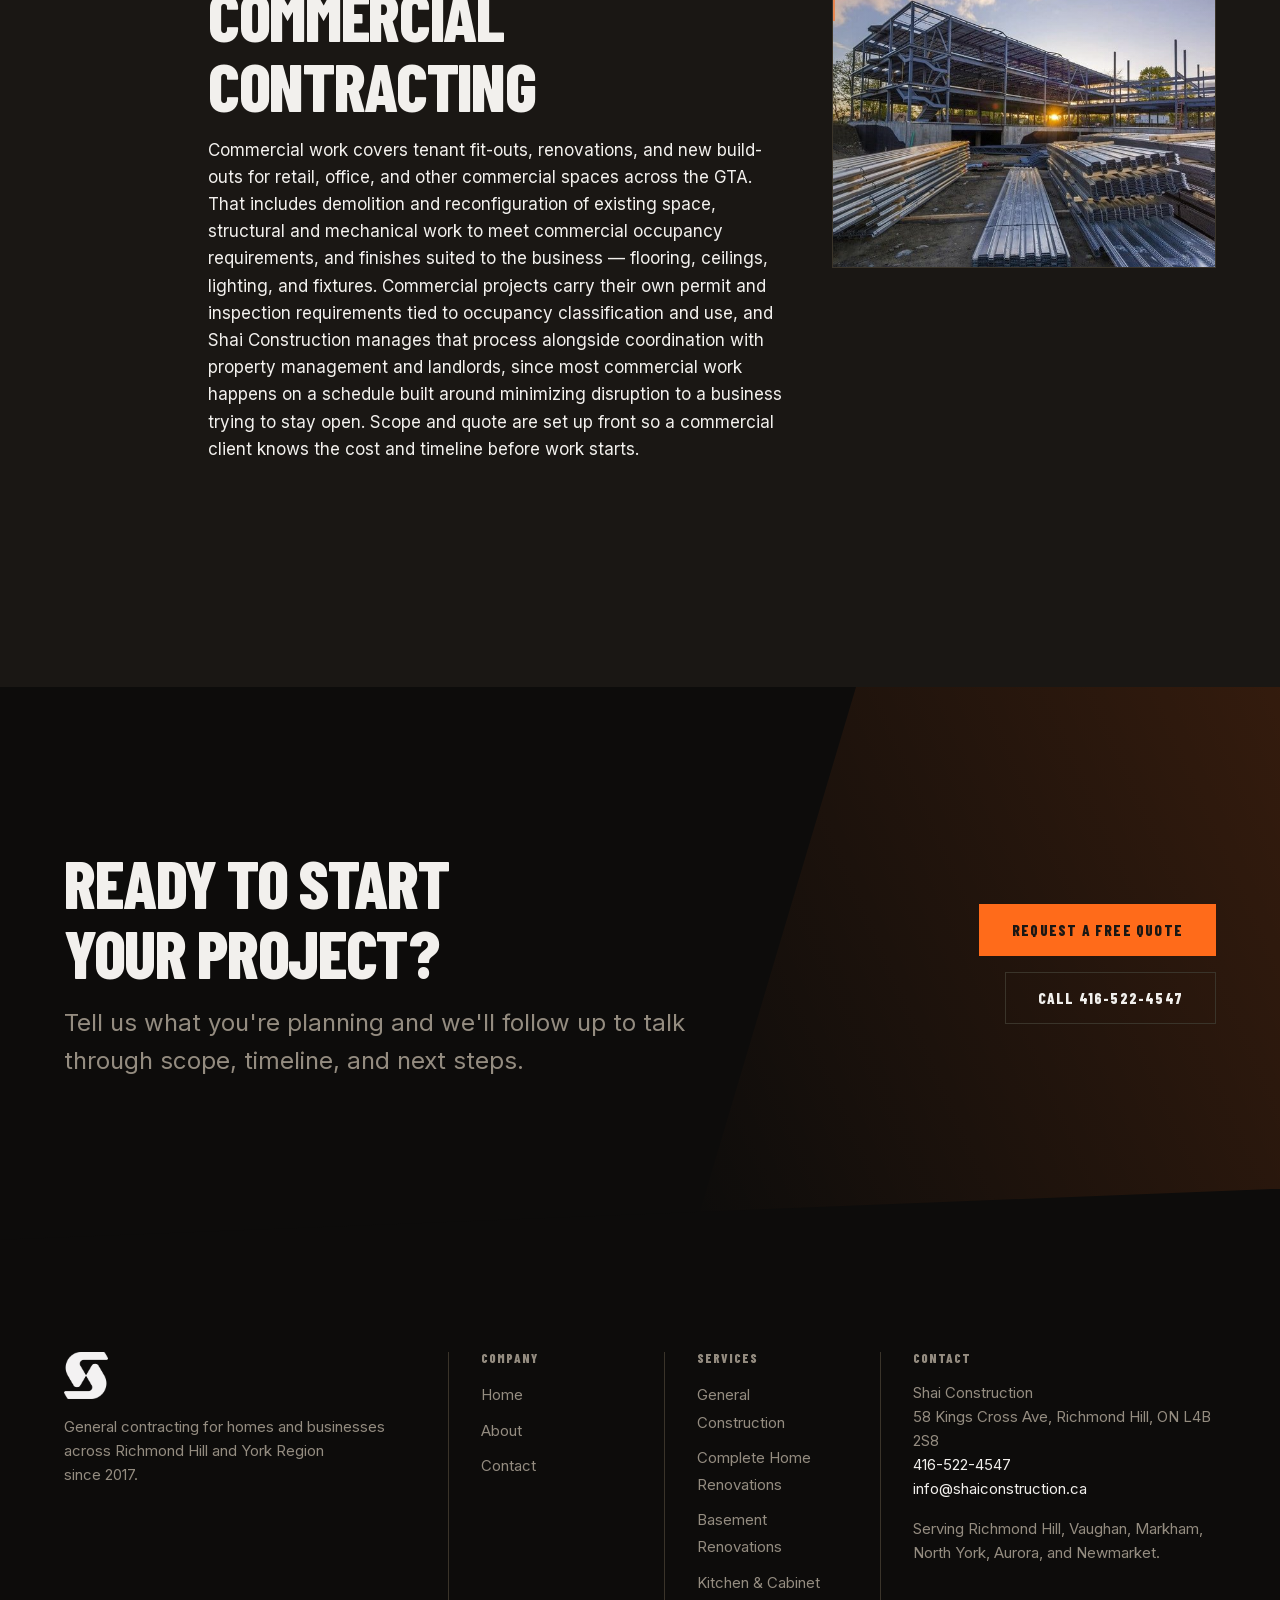
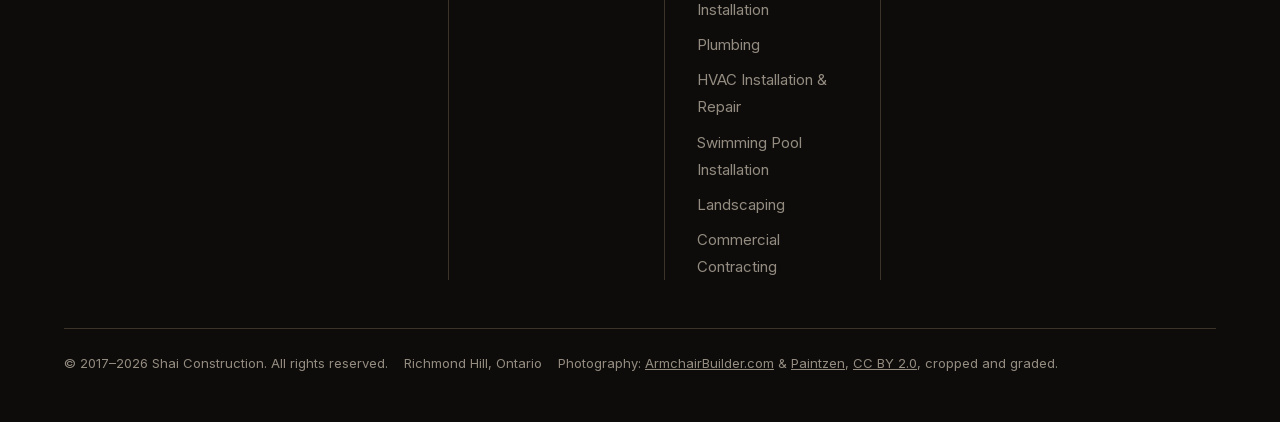
<file: services.html>
<!DOCTYPE html>
<html lang="en-CA">
<head>
<meta charset="utf-8">
<meta name="viewport" content="width=device-width, initial-scale=1">
<title>Construction &amp; Renovation Services | Richmond Hill, ON</title>
<meta name="description" content="Construction and renovation services in Richmond Hill: kitchens, basements, plumbing, HVAC, pools, and landscaping. See what's included and get a quote.">
<link rel="canonical" href="https://www.shaiconstruction.ca/services.html">

<meta property="og:type" content="website">
<meta property="og:locale" content="en_CA">
<meta property="og:site_name" content="Shai Construction">
<meta property="og:url" content="https://www.shaiconstruction.ca/services.html">
<meta property="og:title" content="Construction &amp; Renovation Services — Shai Construction">
<meta property="og:description" content="From kitchens to basements to full renovations: see the construction and trade services Shai Construction provides across Richmond Hill and York Region.">
<meta name="twitter:card" content="summary_large_image">

<meta name="theme-color" content="#0D0C0B">
<link rel="icon" href="img/favicon-32.png" sizes="32x32">
<link rel="apple-touch-icon" href="img/apple-touch-icon.png">

<link rel="preload" href="fonts/barlow-condensed-800.woff2" as="font" type="font/woff2" crossorigin>
<link rel="preload" href="fonts/inter-400.woff2" as="font" type="font/woff2" crossorigin>
<script>document.documentElement.classList.add('js')</script>
<link rel="stylesheet" href="css/fonts.css">
<link rel="stylesheet" href="css/tokens.css">
<link rel="stylesheet" href="css/base.css">
<link rel="stylesheet" href="css/components.css">
<link rel="stylesheet" href="css/sections.css">

<script type="application/ld+json">
{
  "@context": "https://schema.org",
  "@type": ["GeneralContractor", "LocalBusiness"],
  "@id": "https://www.shaiconstruction.ca/#business",
  "name": "Shai Construction",
  "image": "https://www.shaiconstruction.ca/img/shai-mark.png",
  "logo": "https://www.shaiconstruction.ca/img/shai-mark.png",
  "url": "https://www.shaiconstruction.ca/",
  "telephone": "+14165224547",
  "email": "info@shaiconstruction.ca",
  "foundingDate": "2017",
  "address": {
    "@type": "PostalAddress",
    "streetAddress": "58 Kings Cross Ave",
    "addressLocality": "Richmond Hill",
    "addressRegion": "ON",
    "postalCode": "L4B 2S8",
    "addressCountry": "CA"
  },
  "areaServed": [
    { "@type": "City", "name": "Richmond Hill" },
    { "@type": "City", "name": "Vaughan" },
    { "@type": "City", "name": "Markham" },
    { "@type": "City", "name": "North York" },
    { "@type": "City", "name": "Aurora" },
    { "@type": "City", "name": "Newmarket" },
    { "@type": "City", "name": "Toronto" }
  ],
  "hasOfferCatalog": {
    "@type": "OfferCatalog",
    "name": "Construction & Contracting Services",
    "itemListElement": [
      { "@type": "Offer", "itemOffered": { "@type": "Service", "name": "General Construction" } },
      { "@type": "Offer", "itemOffered": { "@type": "Service", "name": "Complete Home Renovations" } },
      { "@type": "Offer", "itemOffered": { "@type": "Service", "name": "Basement Renovations" } },
      { "@type": "Offer", "itemOffered": { "@type": "Service", "name": "Kitchen & Cabinet Installation" } },
      { "@type": "Offer", "itemOffered": { "@type": "Service", "name": "Plumbing" } },
      { "@type": "Offer", "itemOffered": { "@type": "Service", "name": "HVAC Installation and Repair" } },
      { "@type": "Offer", "itemOffered": { "@type": "Service", "name": "Swimming Pool Installation" } },
      { "@type": "Offer", "itemOffered": { "@type": "Service", "name": "Landscaping" } },
      { "@type": "Offer", "itemOffered": { "@type": "Service", "name": "Commercial Contracting" } }
    ]
  }
}
</script>

<script type="application/ld+json">
{
  "@context": "https://schema.org",
  "@type": "BreadcrumbList",
  "itemListElement": [
    {
      "@type": "ListItem",
      "position": 1,
      "name": "Home",
      "item": "https://www.shaiconstruction.ca/"
    },
    {
      "@type": "ListItem",
      "position": 2,
      "name": "Services",
      "item": "https://www.shaiconstruction.ca/services.html"
    }
  ]
}
</script>
</head>
<body>
<a class="skip-link" href="#main">Skip to content</a>

<header class="nav">
  <div class="nav__inner">
    <a class="nav__brand" href="index.html">
      <img class="nav__mark" src="img/shai-mark-light.png" alt="Shai Construction logo" width="30" height="32">
      <span class="nav__wordmark">Shai<span>Construction</span></span>
    </a>

    <nav aria-label="Primary">
      <ul class="nav__links">
        <li><a class="nav__link" href="index.html">Home</a></li>
        <li><a class="nav__link" href="services.html" aria-current="page">Services</a></li>
        <li><a class="nav__link" href="about.html">About</a></li>
        <li><a class="nav__link" href="contact.html">Contact</a></li>
      </ul>
    </nav>

    <a class="nav__tel" href="tel:+14165224547">416-522-4547</a>
    <a class="btn btn--primary btn--sm nav__cta" href="contact.html">Get a Quote</a>

    <button class="burger" type="button" aria-expanded="false" aria-controls="drawer">
      <span class="visually-hidden">Menu</span>
      <span class="burger__bar" aria-hidden="true"></span>
      <span class="burger__bar" aria-hidden="true"></span>
      <span class="burger__bar" aria-hidden="true"></span>
    </button>
  </div>
</header>

<div class="scrim"></div>
<div class="drawer" id="drawer" data-open="false">
  <ul class="drawer__links">
    <li><a class="drawer__link" href="index.html">Home</a></li>
    <li><a class="drawer__link" href="services.html" aria-current="page">Services</a></li>
    <li><a class="drawer__link" href="about.html">About</a></li>
    <li><a class="drawer__link" href="contact.html">Contact</a></li>
  </ul>
  <div class="drawer__foot">
    <a class="nav__tel" href="tel:+14165224547">416-522-4547</a>
    <a class="btn btn--primary btn--block" href="contact.html">Request a Free Quote</a>
  </div>
</div>

<main id="main">

  <!-- Page header -->
  <section class="pagehead grain" aria-labelledby="page-h">
    <canvas class="fx" data-fx="drift" aria-hidden="true"></canvas>
    <div class="wrap pagehead__inner">
      <nav aria-label="Breadcrumb">
        <ol class="crumb">
          <li><a href="index.html">Home</a></li>
          <li><span aria-current="page">Services</span></li>
        </ol>
      </nav>
      <h1 id="page-h">Full-Service Construction &amp; Renovation in Richmond Hill</h1>
      <p class="lead" style="margin-top:var(--s-3)">Shai Construction has provided general contracting services across Richmond Hill and York Region since 2017, for residential and commercial clients, on projects of any size. The nine service areas below cover the trades and project types we handle directly and coordinate through the build. Every project starts with a scope and a quote before any work is scheduled.</p>
    </div>
  </section>

  <!-- Jump links -->
  <section class="section section--void" aria-labelledby="jump-h">
    <div class="wrap">
      <div class="sec-head reveal" style="margin-bottom:var(--s-4)">
        <p class="eyebrow"><span class="tick" aria-hidden="true"></span>On this page</p>
        <h2 id="jump-h">Jump to a service</h2>
      </div>

      <nav class="rows rows--two reveal" aria-label="Services on this page">
        <a class="row" href="#general-construction">
          <span class="row__title">General Construction</span>
          <svg class="row__arrow" viewBox="0 0 24 24" fill="none" stroke="currentColor" stroke-width="2" aria-hidden="true"><path d="M5 19 19 5M9 5h10v10"/></svg>
        </a>
        <a class="row" href="#home-renovations">
          <span class="row__title">Complete Home Renovations</span>
          <svg class="row__arrow" viewBox="0 0 24 24" fill="none" stroke="currentColor" stroke-width="2" aria-hidden="true"><path d="M5 19 19 5M9 5h10v10"/></svg>
        </a>
        <a class="row" href="#basement-renovations">
          <span class="row__title">Basement Renovations</span>
          <svg class="row__arrow" viewBox="0 0 24 24" fill="none" stroke="currentColor" stroke-width="2" aria-hidden="true"><path d="M5 19 19 5M9 5h10v10"/></svg>
        </a>
        <a class="row" href="#kitchens">
          <span class="row__title">Kitchen &amp; Cabinet Installation</span>
          <svg class="row__arrow" viewBox="0 0 24 24" fill="none" stroke="currentColor" stroke-width="2" aria-hidden="true"><path d="M5 19 19 5M9 5h10v10"/></svg>
        </a>
        <a class="row" href="#plumbing">
          <span class="row__title">Plumbing</span>
          <svg class="row__arrow" viewBox="0 0 24 24" fill="none" stroke="currentColor" stroke-width="2" aria-hidden="true"><path d="M5 19 19 5M9 5h10v10"/></svg>
        </a>
        <a class="row" href="#hvac">
          <span class="row__title">HVAC Installation and Repair</span>
          <svg class="row__arrow" viewBox="0 0 24 24" fill="none" stroke="currentColor" stroke-width="2" aria-hidden="true"><path d="M5 19 19 5M9 5h10v10"/></svg>
        </a>
        <a class="row" href="#pools">
          <span class="row__title">Swimming Pool Installation</span>
          <svg class="row__arrow" viewBox="0 0 24 24" fill="none" stroke="currentColor" stroke-width="2" aria-hidden="true"><path d="M5 19 19 5M9 5h10v10"/></svg>
        </a>
        <a class="row" href="#landscaping">
          <span class="row__title">Landscaping</span>
          <svg class="row__arrow" viewBox="0 0 24 24" fill="none" stroke="currentColor" stroke-width="2" aria-hidden="true"><path d="M5 19 19 5M9 5h10v10"/></svg>
        </a>
        <a class="row" href="#commercial">
          <span class="row__title">Commercial Contracting</span>
          <svg class="row__arrow" viewBox="0 0 24 24" fill="none" stroke="currentColor" stroke-width="2" aria-hidden="true"><path d="M5 19 19 5M9 5h10v10"/></svg>
        </a>
      </nav>
    </div>
  </section>

  <!-- Service detail -->
  <div class="section">
    <div class="wrap">

      <section class="service reveal" id="general-construction" aria-labelledby="svc-01">
        <p class="service__no">01</p>
        <div>
          <h2 id="svc-01">General Construction</h2>
          <p style="margin-top:var(--s-2)">Shai Construction handles general construction and contracting work for residential and commercial projects across Richmond Hill and York Region. That covers new structures, additions, and major structural work — poured footings, foundation walls, and framing, before finishes go in. We manage the full sequence: site prep, structural work, rough-ins for electrical, plumbing, and HVAC, insulation, drywall, and finish carpentry, coordinating subtrades so the schedule holds together. Permit drawings and inspections are built into the process wherever the Ontario Building Code requires them. Whether it's a small addition or a larger structural project, the same approach applies: one point of contact, a clear scope, and a schedule you can plan around.</p>
        </div>
        <div>
          <figure class="shot shot--light" style="margin:0">
            <img src="img/services/general-construction-574.jpg"
                 alt="Hammer, tape measure and nails laid on a set of house blueprints beside a model home"
                 width="574" height="430" loading="lazy" decoding="async">
          </figure>
        </div>
      </section>

      <section class="service reveal" id="home-renovations" aria-labelledby="svc-02">
        <p class="service__no">02</p>
        <div>
          <h2 id="svc-02">Complete Home Renovations</h2>
          <p style="margin-top:var(--s-2)">A complete home renovation touches every room and every trade, and that's the project Shai Construction is built to run. Work typically starts with demolition to studs and subfloor, then structural changes if walls are coming out, electrical and plumbing rough-in, HVAC adjustments, insulation, drywall, flooring, trim, and paint. Layout changes — opening a kitchen to a living room, adding a bathroom, reconfiguring a floor plan — are common and get planned before any wall comes down. Permit drawings are pulled for structural and mechanical changes, and work is sequenced so trades aren't tripping over each other. The result is a home rebuilt to current code and finished to match, on a timeline held from the start.</p>
        </div>
        <div>
          <figure class="shot shot--light" style="margin:0">
            <img src="img/services/home-renovations-553.jpg"
                 alt="Interior of a home mid-renovation with the subfloor exposed and trim removed"
                 width="553" height="415" loading="lazy" decoding="async">
          </figure>
        </div>
      </section>

      <section class="service reveal" id="basement-renovations" aria-labelledby="svc-03">
        <p class="service__no">03</p>
        <div>
          <h2 id="svc-03">Basement Renovations</h2>
          <p style="margin-top:var(--s-2)">Basement renovations start below finish level: waterproofing and moisture control come first if there's any sign of water, before framing or insulation goes in. From there it's framing new walls, insulating (batt or spray foam depending on the space), electrical rough-in for outlets and pot lights, and — for basements going toward a legal secondary suite — egress window installation and the fire separation and ceiling height requirements that come with it. Plumbing rough-in is added where a bathroom or wet bar is part of the scope. Drywall, flooring, trim, and paint finish the space. Permits and inspections apply throughout, and are non-negotiable on any basement intended for legal occupancy or rental use.</p>
        </div>
        <div>
          <figure class="shot shot--light" style="margin:0">
            <img src="img/services/basement-renovations-1000.jpg"
                 srcset="img/services/basement-renovations-600.jpg 600w, img/services/basement-renovations-1000.jpg 1000w"
                 sizes="(min-width: 1024px) 32vw, 100vw"
                 alt="Finished basement with a seating area, games table and stairs up to the main floor"
                 width="1000" height="750" loading="lazy" decoding="async">
          </figure>
        </div>
      </section>

      <section class="service reveal" id="kitchens" aria-labelledby="svc-04">
        <p class="service__no">04</p>
        <div>
          <h2 id="svc-04">Kitchen &amp; Cabinet Installation</h2>
          <p style="margin-top:var(--s-2)">Kitchen work ranges from a cabinet swap to a full gut and reconfigure. Shai Construction handles demolition, layout changes, and the rough-in work that comes with moving a sink, range, or fridge — plumbing and electrical relocations, new circuits for appliances, and venting for range hoods. Cabinet installation covers both custom and semi-custom lines, set level and secured to studs, with countertop templating and installation in quartz, granite, or laminate depending on budget and use. Backsplash tile, under-cabinet lighting, and hardware installation finish the space. On projects that move plumbing or add new electrical circuits, that work is scoped and permitted alongside the rest of the job, not treated as an afterthought once cabinets are already in.</p>
        </div>
        <div>
          <figure class="shot shot--light" style="margin:0">
            <img src="img/services/kitchens-554.jpg"
                 alt="Kitchen with blue-grey shaker cabinets, open shelving and a freestanding range"
                 width="554" height="416" loading="lazy" decoding="async">
          </figure>
        </div>
      </section>

      <section class="service reveal" id="plumbing" aria-labelledby="svc-05">
        <p class="service__no">05</p>
        <div>
          <h2 id="svc-05">Plumbing</h2>
          <p style="margin-top:var(--s-2)">Plumbing work covers both rough-in and finish: supply lines in PEX or copper, drain-waste-vent (DWV) piping, and the connections that tie new fixtures into the existing system. On renovation and construction projects, that means running lines for kitchens, bathrooms, laundry rooms, and mechanical rooms before walls close up. On repair and service calls, it's diagnosing and fixing leaks, replacing failed fixtures, clearing drain lines, and swapping out water heaters. Fixture installation covers sinks, toilets, tubs, showers, and taps. Any work that falls under the Ontario Building Code — new rough-in, water heater replacement, gas-adjacent work — is scoped for permit and inspection, and coordinated with licensed subtrades where the code requires a licensed plumber to sign off.</p>
        </div>
        <div>
          <figure class="shot shot--light" style="margin:0">
            <img src="img/services/plumbing-544.jpg"
                 alt="Plumber fitting supply lines to pipework in a mechanical room"
                 width="544" height="408" loading="lazy" decoding="async">
          </figure>
        </div>
      </section>

      <section class="service reveal" id="hvac" aria-labelledby="svc-06">
        <p class="service__no">06</p>
        <div>
          <h2 id="svc-06">HVAC Installation and Repair</h2>
          <p style="margin-top:var(--s-2)">HVAC work covers installation, replacement, and repair for furnaces, air conditioners, and the ductwork that connects them to the rest of the house. On installation and replacement jobs, that means sizing equipment to the space, running or modifying ductwork, and setting up thermostats and controls so the system balances room to room. Repair calls cover diagnosing a system that's not heating, cooling, or running inefficiently, and fixing or replacing the failed component. Permits apply to new furnace installs and any gas line work, coordinated with licensed HVAC technicians where the code requires it. The goal on every job is the same: a system sized right, installed clean, and running the way it's supposed to.</p>
        </div>
        <div>
          <figure class="shot shot--light" style="margin:0">
            <img src="img/services/hvac-1000.jpg"
                 srcset="img/services/hvac-600.jpg 600w, img/services/hvac-1000.jpg 1000w"
                 sizes="(min-width: 1024px) 32vw, 100vw"
                 alt="HVAC technician using manifold gauges to service a rooftop condenser unit"
                 width="1000" height="750" loading="lazy" decoding="async">
          </figure>
        </div>
      </section>

      <section class="service reveal" id="pools" aria-labelledby="svc-07">
        <p class="service__no">07</p>
        <div>
          <h2 id="svc-07">Swimming Pool Installation</h2>
          <p style="margin-top:var(--s-2)">In-ground pool installation starts with excavation to the depth and shape the design calls for, then moves through structural work — shell construction, plumbing and filtration line runs, and electrical for pumps, heaters, and lighting. Decking follows, typically poured concrete or interlocking pavers, graded to drain away from the pool. Fencing and safety barriers are part of the scope, not an optional add-on, since Ontario municipalities require pool enclosures that meet local fence bylaws before a pool can be filled and used. Permits and inspections apply at multiple stages — excavation, structural, plumbing, and final — and Shai Construction manages that sequence so the pool is legal to use the day it's finished, not just built.</p>
        </div>
        <div>
          <figure class="shot shot--light" style="margin:0">
            <img src="img/services/pools-710.jpg"
                 srcset="img/services/pools-600.jpg 600w, img/services/pools-710.jpg 710w"
                 sizes="(min-width: 1024px) 32vw, 100vw"
                 alt="Pool shell being lowered by crane into an excavated backyard"
                 width="710" height="532" loading="lazy" decoding="async">
          </figure>
        </div>
      </section>

      <section class="service reveal" id="landscaping" aria-labelledby="svc-08">
        <p class="service__no">08</p>
        <div>
          <h2 id="svc-08">Landscaping</h2>
          <p style="margin-top:var(--s-2)">Landscaping work covers what happens outside once the structural work is done: grading to move water away from the foundation, hardscaping in interlocking pavers or natural stone, retaining walls where grade changes need to be held back, and planting beds, sod, and irrigation for finished yards. Outdoor structures — decks, pergolas, fencing — fall under the same scope when they're part of a broader exterior project. On properties where landscaping follows a renovation or addition, grading and drainage are planned to work with the new structure, so water moves away from the house instead of pooling against a new foundation wall. Retaining walls and structures over the height that triggers a permit are scoped and permitted accordingly.</p>
        </div>
        <div>
          <figure class="shot shot--light" style="margin:0">
            <img src="img/services/landscaping-1000.jpg"
                 srcset="img/services/landscaping-600.jpg 600w, img/services/landscaping-1000.jpg 1000w"
                 sizes="(min-width: 1024px) 32vw, 100vw"
                 alt="Front-yard landscaping with a new lawn, planting beds and a stone walkway"
                 width="1000" height="750" loading="lazy" decoding="async">
          </figure>
        </div>
      </section>

      <section class="service reveal" id="commercial" aria-labelledby="svc-09">
        <p class="service__no">09</p>
        <div>
          <h2 id="svc-09">Commercial Contracting</h2>
          <p style="margin-top:var(--s-2)">Commercial work covers tenant fit-outs, renovations, and new build-outs for retail, office, and other commercial spaces across the GTA. That includes demolition and reconfiguration of existing space, structural and mechanical work to meet commercial occupancy requirements, and finishes suited to the business — flooring, ceilings, lighting, and fixtures. Commercial projects carry their own permit and inspection requirements tied to occupancy classification and use, and Shai Construction manages that process alongside coordination with property management and landlords, since most commercial work happens on a schedule built around minimizing disruption to a business trying to stay open. Scope and quote are set up front so a commercial client knows the cost and timeline before work starts.</p>
        </div>
        <div>
          <figure class="shot shot--light" style="margin:0">
            <img src="img/services/commercial-800.jpg"
                 srcset="img/services/commercial-600.jpg 600w, img/services/commercial-800.jpg 800w"
                 sizes="(min-width: 1024px) 32vw, 100vw"
                 alt="Structural steel frame of a commercial building under construction, with steel studs stacked on site"
                 width="800" height="600" loading="lazy" decoding="async">
          </figure>
        </div>
      </section>

    </div>
  </div>

  <!-- CTA -->
  <section class="section cta" aria-labelledby="cta-h">
    <div class="wrap cta__inner">
      <div class="reveal">
        <h2 id="cta-h">Ready to start your project?</h2>
        <p class="lead" style="margin-top:var(--s-2)">Tell us what you're planning and we'll follow up to talk through scope, timeline, and next steps.</p>
      </div>
      <div class="cta__actions reveal">
        <a class="btn btn--primary" href="contact.html">Request a Free Quote</a>
        <a class="btn btn--ghost" href="tel:+14165224547">Call 416-522-4547</a>
      </div>
    </div>
  </section>

</main>

<footer class="footer">
  <div class="wrap">
    <div class="footer__grid">
      <div class="footer__col footer__head">
        <img class="footer__mark" src="img/shai-mark-light.png" alt="Shai Construction logo" width="44" height="48">
        <p class="small">General contracting for homes and businesses across Richmond Hill and York Region since 2017.</p>
      </div>

      <div class="footer__col">
        <h2 class="footer__title">Company</h2>
        <ul class="footer__list">
          <li><a href="index.html">Home</a></li>
          <li><a href="about.html">About</a></li>
          <li><a href="contact.html">Contact</a></li>
        </ul>
      </div>

      <div class="footer__col">
        <h2 class="footer__title">Services</h2>
        <ul class="footer__list">
          <li><a href="services.html#general-construction">General Construction</a></li>
          <li><a href="services.html#home-renovations">Complete Home Renovations</a></li>
          <li><a href="services.html#basement-renovations">Basement Renovations</a></li>
          <li><a href="services.html#kitchens">Kitchen &amp; Cabinet Installation</a></li>
          <li><a href="services.html#plumbing">Plumbing</a></li>
          <li><a href="services.html#hvac">HVAC Installation &amp; Repair</a></li>
          <li><a href="services.html#pools">Swimming Pool Installation</a></li>
          <li><a href="services.html#landscaping">Landscaping</a></li>
          <li><a href="services.html#commercial">Commercial Contracting</a></li>
        </ul>
      </div>

      <div class="footer__col">
        <h2 class="footer__title">Contact</h2>
        <address>
          Shai Construction<br>
          58 Kings Cross Ave, Richmond Hill, ON L4B 2S8<br>
          <a href="tel:+14165224547">416-522-4547</a><br>
          <a href="mailto:info@shaiconstruction.ca">info@shaiconstruction.ca</a>
        </address>
        <p class="small" style="margin-top:var(--s-2)">Serving Richmond Hill, Vaughan, Markham, North York, Aurora, and Newmarket.</p>
      </div>
    </div>

    <div class="footer__bar">
      <span>© 2017–2026 Shai Construction. All rights reserved.</span>
      <span>Richmond Hill, Ontario</span>
      <span>Photography: <a href="https://www.flickr.com/photos/66526224@N02/7706518320">ArmchairBuilder.com</a> &amp; <a href="https://www.flickr.com/photos/147489968@N06/29300385324">Paintzen</a>, <a href="https://creativecommons.org/licenses/by/2.0/">CC BY 2.0</a>, cropped and graded.</span>
    </div>
  </div>
</footer>

<script type="module" src="js/site.js"></script>
</body>
</html>
</file>
<file: css/fonts.css>
/* Self-hosted, latin subset. No CDN, no external request. */

@font-face {
  font-family: 'Barlow Condensed';
  src: url('../fonts/barlow-condensed-700.woff2') format('woff2');
  font-weight: 700;
  font-style: normal;
  font-display: swap;
}

@font-face {
  font-family: 'Barlow Condensed';
  src: url('../fonts/barlow-condensed-800.woff2') format('woff2');
  font-weight: 800;
  font-style: normal;
  font-display: swap;
}

@font-face {
  font-family: 'Inter';
  src: url('../fonts/inter-400.woff2') format('woff2');
  font-weight: 400;
  font-style: normal;
  font-display: swap;
}

@font-face {
  font-family: 'Inter';
  src: url('../fonts/inter-500.woff2') format('woff2');
  font-weight: 500;
  font-style: normal;
  font-display: swap;
}

@font-face {
  font-family: 'Inter';
  src: url('../fonts/inter-600.woff2') format('woff2');
  font-weight: 600;
  font-style: normal;
  font-display: swap;
}
</file>
<file: css/tokens.css>
/* ==========================================================================
   Shai Construction — Design Tokens
   Single source of truth for every color, type, space, and motion value.
   No hex literal may appear anywhere else in the codebase.
   ========================================================================== */

:root {
  /* ---- Color: dark ground — the default, primary surface across the site ---- */
  --c-void:         #0D0C0B;
  --c-surface:      #1A1714;
  --c-surface-2:    #242019;
  --c-line:         #3A342A;
  --c-text:         #F2F0ED;
  --c-text-dim:     #948C80;
  --c-accent:       #FF6B1A;
  --c-accent-hover: #E8611A;
  --c-accent-ink:   #1A1714;
  --c-danger:       #E8543F;
  --c-concrete:     #E8E2D6;

  /* ---- Type: families — self-hosted woff2 in /fonts, no CDN ---- */
  --font-display: 'Barlow Condensed', 'Arial Narrow', 'Helvetica Neue', Arial, sans-serif;
  --font-body:    'Inter', -apple-system, BlinkMacSystemFont, 'Segoe UI', Roboto, Helvetica, Arial, sans-serif;

  --fw-display:  800;
  --fw-display-2: 700;
  --fw-regular:  400;
  --fw-medium:   500;
  --fw-semibold: 600;

  /* ---- Type: fixed ratio ladder ---- */
  --t-xs:   clamp(0.75rem, 0.72rem + 0.15vw, 0.8125rem);
  --t-sm:   clamp(0.875rem, 0.84rem + 0.2vw, 0.9375rem);
  --t-base: clamp(1rem, 0.96rem + 0.25vw, 1.0625rem);
  --t-lg:   clamp(1.25rem, 1.1rem + 0.6vw, 1.5rem);
  --t-xl:   clamp(1.75rem, 1.4rem + 1.4vw, 2.5rem);
  --t-2xl:  clamp(2.5rem, 1.8rem + 3vw, 4.5rem);
  --t-3xl:  clamp(2.75rem, 1.9rem + 4.4vw, 6rem);

  /* ---- Type: rhythm ---- */
  --lh-tight:   0.95;
  --lh-heading: 1.05;
  --lh-ui:      1.2;
  --lh-body:    1.6;

  --ls-tight:  -0.02em;
  --ls-normal:  0em;
  --ls-wide:    0.08em;

  --measure:      68ch;
  --measure-lead: 58ch;

  /* ---- Space: 8px rhythm, geometric ladder ---- */
  --s-1:  0.5rem;
  --s-2:  1rem;
  --s-3:  1.5rem;
  --s-4:  2rem;
  --s-5:  3rem;
  --s-6:  4rem;
  --s-7:  5.5rem;
  --s-8:  7rem;
  --s-9:  8.5rem;
  --s-10: 10rem;

  /* ---- Layout ---- */
  --container:     1280px;
  --gutter:        var(--s-3);
  --section-pad-y: var(--s-8);
  --nav-h:         64px;

  /* ---- The signature angle: one value, one direction, everywhere.
     To point a shape the other way, mirror the geometry with a transform —
     never add a second angle token. ---- */
  --angle: 24deg;

  /* ---- Radius & border — square corners, no soft shadows ----
     No --shadow token exists by design. Depth comes from the
     --c-surface -> --c-surface-2 step and hairline borders. ---- */
  --radius: 0;
  --bw-1: 1px;
  --bw-2: 2px;

  /* ---- Motion ---- */
  --ease: cubic-bezier(0.16, 1, 0.3, 1);
  --dur-fast: 180ms;
  --dur:      420ms;
  --dur-slow: 900ms;
  --stagger-step: 60ms;

  /* ---- Z-index scale ---- */
  --z-canvas:  1;
  --z-content: 10;
  --z-nav:     100;
  --z-drawer:  200;
}

/* ---- Inverted / light sections — opt-in per element, never a theme.
   Components read the same token names in either context; nothing in
   component CSS branches on theme. ---- */
[data-surface="inverted"] {
  --c-void:         #DDD5C6;
  --c-surface:      #E8E2D6;
  --c-surface-2:    #F3EFE7;
  --c-line:         #C7BEAD;
  --c-text:         #1A1714;
  --c-text-dim:     #4A4438;
  --c-accent:       #C2490A;
  --c-accent-hover: #A83E08;
  --c-accent-ink:   #F3EFE7;
  --c-danger:       #B23A28;
}

@media (min-width: 768px) {
  :root {
    --gutter:        var(--s-6);
    --section-pad-y: var(--s-10);
    --nav-h:         80px;
  }
}

@media (min-width: 1024px) {
  :root { --nav-h: 88px; }
}
</file>
<file: css/base.css>
/* ==========================================================================
   Base — reset, typography ladder, layout primitives, reveal choreography
   ========================================================================== */

*, *::before, *::after { box-sizing: border-box; }

html {
  -webkit-text-size-adjust: 100%;
  scroll-behavior: smooth;
  scroll-padding-top: calc(var(--nav-h) + var(--s-2));
}

body {
  margin: 0;
  background: var(--c-void);
  color: var(--c-text);
  font-family: var(--font-body);
  font-size: var(--t-base);
  font-weight: var(--fw-regular);
  line-height: var(--lh-body);
  -webkit-font-smoothing: antialiased;
  overflow-x: hidden;
}

img, svg, canvas { display: block; max-width: 100%; }
img { height: auto; }

h1, h2, h3, h4 {
  font-family: var(--font-display);
  font-weight: var(--fw-display);
  text-transform: uppercase;
  letter-spacing: var(--ls-tight);
  line-height: var(--lh-heading);
  margin: 0;
  text-wrap: balance;
}

h1 { font-size: var(--t-3xl); line-height: var(--lh-tight); }
h2 { font-size: var(--t-2xl); }
h3 { font-size: var(--t-xl); }
h4 { font-size: var(--t-lg); letter-spacing: var(--ls-wide); }

p { margin: 0; max-width: var(--measure); text-wrap: pretty; }

a { color: inherit; }

:where(a, button, input, select, textarea, summary):focus-visible {
  outline: var(--bw-2) solid var(--c-accent);
  outline-offset: 3px;
}

::selection { background: var(--c-accent); color: var(--c-accent-ink); }

/* ---- Layout primitives ---- */

.wrap {
  width: 100%;
  max-width: var(--container);
  margin-inline: auto;
  padding-inline: var(--gutter);
}

.section {
  position: relative;
  padding-block: var(--section-pad-y);
  background: var(--c-surface);
  color: var(--c-text);
}

.section--void { background: var(--c-void); }

.grid {
  display: grid;
  grid-template-columns: repeat(12, 1fr);
  gap: var(--s-4);
}

/* ---- Utilities ---- */

.lead {
  font-size: var(--t-lg);
  color: var(--c-text-dim);
  max-width: var(--measure-lead);
}

.small { font-size: var(--t-sm); color: var(--c-text-dim); }

.skip-link {
  position: absolute;
  top: 0;
  left: var(--s-2);
  z-index: calc(var(--z-drawer) + 1);
  padding: var(--s-2) var(--s-3);
  background: var(--c-accent);
  color: var(--c-accent-ink);
  font-family: var(--font-display);
  font-size: var(--t-sm);
  text-transform: uppercase;
  letter-spacing: var(--ls-wide);
  text-decoration: none;
  transform: translateY(-120%);
  transition: transform var(--dur-fast) var(--ease);
}
.skip-link:focus { transform: translateY(0); }

.visually-hidden {
  position: absolute;
  width: 1px; height: 1px;
  margin: -1px; padding: 0;
  overflow: hidden;
  clip-path: inset(50%);
  white-space: nowrap;
}

/* ---- The recurring angle-cut tick: nav marker, eyebrow, quote mark ---- */

.tick {
  display: inline-block;
  width: 1.125rem;
  height: 0.375rem;
  background: var(--c-accent);
  clip-path: polygon(0 0, 100% 0, 78% 100%, 0 100%);
  flex: none;
}

/* ---- Section header pattern — identical on every section, every page ---- */

.sec-head { max-width: var(--measure); }

.eyebrow {
  display: flex;
  align-items: center;
  gap: var(--s-1);
  margin: 0 0 var(--s-2);
  font-family: var(--font-display);
  font-size: var(--t-xs);
  font-weight: var(--fw-display);
  text-transform: uppercase;
  letter-spacing: var(--ls-wide);
  line-height: var(--lh-ui);
  color: var(--c-accent);
}

.sec-head .lead { margin-top: var(--s-3); }

/* ---- Section divider — a full-bleed hairline that marks a seam between
   two sections sharing the same ground color, so the gap between them reads
   as a deliberate pause rather than an empty accident. The terminal end is
   mitred on the brand angle, echoing the mark's cut edges at hairline scale. ---- */
.divider {
  position: relative;
  height: var(--bw-1);
  background: var(--c-line);
}
.divider::after {
  content: "";
  position: absolute;
  top: 0; right: 0;
  width: 3rem;
  height: 100%;
  background: var(--c-text-dim);
  clip-path: polygon(100% 0, 100% 100%, 0 100%);
}

/* ---- Angle-cut edges — the one slope, reused ---- */

.cut-top    { clip-path: polygon(0 var(--cut, 4vw), 100% 0, 100% 100%, 0 100%); }
.cut-bottom { clip-path: polygon(0 0, 100% 0, 100% calc(100% - var(--cut, 4vw)), 0 100%); }

/* ---- Grain: the shared static texture behind every fallback ---- */

.grain::after {
  content: "";
  position: absolute;
  inset: 0;
  background-image: url('../img/grain.svg');
  background-size: 180px 180px;
  opacity: 0.045;
  pointer-events: none;
  mix-blend-mode: screen;
}

/* ---- Scroll reveal — translate along the angle's vector, then settle.
   Gated on html.js so that with JavaScript off the content is simply
   visible rather than stuck at opacity 0. ---- */

.js .reveal {
  opacity: 0;
  transform: translate(-16px, 12px);
  transition:
    opacity var(--dur) var(--ease),
    transform var(--dur) var(--ease);
  transition-delay: var(--reveal-delay, 0ms);
}
.js .reveal.is-in { opacity: 1; transform: none; }

/* Images assemble via an angle-oriented wipe rather than a plain fade. */
.js .reveal-wipe {
  clip-path: inset(0 0 100% 0);
  transition: clip-path var(--dur-slow) var(--ease);
  transition-delay: var(--reveal-delay, 0ms);
}
.js .reveal-wipe.is-in { clip-path: inset(0 0 0 0); }

@media (prefers-reduced-motion: reduce) {
  html { scroll-behavior: auto; }

  /* Elements land in their final composed position with no motion vector. */
  .js .reveal { transform: none; transition-duration: var(--dur-fast); }
  .js .reveal-wipe { clip-path: none; transition: none; }

  *, *::before, *::after {
    animation-duration: 0.01ms !important;
    animation-iteration-count: 1 !important;
    transition-duration: 0.01ms !important;
  }
}
</file>
<file: css/components.css>
/* ==========================================================================
   Components — nav, buttons, cards, forms, footer
   ========================================================================== */

/* ---------- Nav ---------- */

.nav {
  position: fixed;
  inset: 0 0 auto 0;
  z-index: var(--z-nav);
  height: var(--nav-h);
  display: flex;
  align-items: center;
  background: transparent;
  border-bottom: var(--bw-1) solid transparent;
  transition:
    background var(--dur) var(--ease),
    border-color var(--dur) var(--ease),
    transform var(--dur) var(--ease);
}

.nav.is-stuck {
  background: color-mix(in srgb, var(--c-surface) 94%, transparent);
  backdrop-filter: blur(10px);
  border-bottom-color: var(--c-line);
}

.nav.is-hidden { transform: translateY(-100%); }

.nav__inner {
  width: 100%;
  max-width: var(--container);
  margin-inline: auto;
  padding-inline: var(--gutter);
  display: flex;
  align-items: center;
  gap: var(--s-4);
}

.nav__brand {
  display: flex;
  align-items: center;
  gap: var(--s-2);
  text-decoration: none;
  margin-right: auto;
}

.nav__mark { width: 30px; height: auto; }

.nav__wordmark {
  font-family: var(--font-display);
  font-weight: var(--fw-display);
  font-size: var(--t-sm);
  text-transform: uppercase;
  letter-spacing: var(--ls-wide);
  line-height: var(--lh-ui);
  color: var(--c-text);
}
.nav__wordmark span { display: block; color: var(--c-text-dim); }

.nav__links {
  display: none;
  align-items: center;
  gap: var(--s-4);
  list-style: none;
  margin: 0;
  padding: 0;
}

.nav__link {
  position: relative;
  display: block;
  padding-block: var(--s-1);
  font-family: var(--font-display);
  font-weight: var(--fw-display);
  font-size: var(--t-sm);
  text-transform: uppercase;
  letter-spacing: var(--ls-wide);
  line-height: var(--lh-ui);
  color: var(--c-text-dim);
  text-decoration: none;
  transition: color var(--dur-fast) var(--ease);
}
.nav__link:hover { color: var(--c-text); }

/* Active page marker: a short angle-cut tick, not a full-width underline. */
.nav__link[aria-current="page"] { color: var(--c-text); }
.nav__link[aria-current="page"]::after {
  content: "";
  position: absolute;
  left: 0;
  bottom: -2px;
  width: 1.125rem;
  height: 3px;
  background: var(--c-accent);
  clip-path: polygon(0 0, 100% 0, 78% 100%, 0 100%);
}

.nav__tel {
  font-family: var(--font-display);
  font-weight: var(--fw-display);
  font-size: var(--t-sm);
  text-transform: uppercase;
  letter-spacing: var(--ls-wide);
  color: var(--c-text);
  text-decoration: none;
  white-space: nowrap;
}
.nav__tel:hover { color: var(--c-accent); }

/* Scoped to .nav__inner so specificity (0,2,0) beats .btn's (0,1,0) regardless
   of source order — the header phone link and CTA stay hidden below 1024px. */
.nav__inner .nav__tel { display: none; }
.nav__inner .nav__cta { display: none; }

/* The drawer's phone link is a separate instance, always visible while the
   drawer is open (no viewport-based hiding needed here). */
.drawer__foot .nav__tel { display: flex; }

/* Hamburger */
.burger {
  width: 44px;
  height: 44px;
  display: grid;
  place-content: center;
  gap: 5px;
  background: none;
  border: 0;
  cursor: pointer;
  padding: 0;
}
.burger__bar {
  display: block;
  width: 24px;
  height: var(--bw-2);
  background: var(--c-text);
  transition: transform var(--dur) var(--ease), opacity var(--dur-fast) var(--ease);
}
.nav.is-open .burger__bar:nth-child(1) { transform: translateY(7px) rotate(45deg); }
.nav.is-open .burger__bar:nth-child(2) { opacity: 0; }
.nav.is-open .burger__bar:nth-child(3) { transform: translateY(-7px) rotate(-45deg); }

/* Drawer */
.drawer {
  position: fixed;
  inset: 0 0 0 auto;
  z-index: var(--z-drawer);
  width: min(84vw, 420px);
  padding: calc(var(--nav-h) + var(--s-5)) var(--s-4) var(--s-4);
  background: var(--c-surface-2);
  border-left: var(--bw-1) solid var(--c-line);
  /* Leading edge cut on the angle — mirrored geometry, not a second angle. */
  clip-path: polygon(14% 0, 100% 0, 100% 100%, 0 100%);
  display: flex;
  flex-direction: column;
  gap: var(--s-3);
  transform: translateX(105%);
  transition: transform var(--dur) var(--ease);
  overflow-y: auto;
}
.drawer[data-open="true"] { transform: translateX(0); }

.drawer__links {
  list-style: none;
  margin: 0 0 auto;
  padding: 0 0 0 12%;
  display: flex;
  flex-direction: column;
  gap: var(--s-2);
}

.drawer__link {
  font-family: var(--font-display);
  font-weight: var(--fw-display);
  font-size: var(--t-xl);
  text-transform: uppercase;
  letter-spacing: var(--ls-tight);
  line-height: var(--lh-heading);
  color: var(--c-text);
  text-decoration: none;
}
.drawer__link[aria-current="page"] { color: var(--c-accent); }

.drawer__foot {
  padding-left: 12%;
  display: flex;
  flex-direction: column;
  gap: var(--s-2);
}

.scrim {
  position: fixed;
  inset: 0;
  z-index: calc(var(--z-drawer) - 1);
  background: color-mix(in srgb, var(--c-void) 70%, transparent);
  opacity: 0;
  visibility: hidden;
  transition: opacity var(--dur) var(--ease), visibility var(--dur);
}
.scrim[data-open="true"] { opacity: 1; visibility: visible; }

@media (min-width: 1024px) {
  .nav__links { display: flex; }
  .nav__inner .nav__tel { display: flex; }
  .nav__inner .nav__cta { display: inline-flex; }
  .burger { display: none; }
  .drawer, .scrim { display: none; }
}

/* ---------- Buttons ---------- */

.btn {
  position: relative;
  display: inline-flex;
  align-items: center;
  justify-content: center;
  gap: var(--s-1);
  min-height: 44px;
  padding: var(--s-2) var(--s-4);
  border: var(--bw-1) solid transparent;
  border-radius: var(--radius);
  font-family: var(--font-display);
  font-weight: var(--fw-display);
  font-size: var(--t-sm);
  text-transform: uppercase;
  letter-spacing: var(--ls-wide);
  line-height: var(--lh-ui);
  text-decoration: none;
  cursor: pointer;
  overflow: hidden;
  transition:
    background-color var(--dur-fast) var(--ease),
    border-color var(--dur-fast) var(--ease),
    color var(--dur-fast) var(--ease),
    transform var(--dur-fast) var(--ease);
}

.btn--primary { background: var(--c-accent); color: var(--c-accent-ink); }
.btn--primary:hover { background: var(--c-accent-hover); transform: translate(-2px, 1px); }
.btn--primary:active { transform: none; }

/* A single sheen sweeps the face on hover, cut on the brand angle. */
.btn--primary::after {
  content: "";
  position: absolute;
  top: -50%;
  left: -80%;
  width: 45%;
  height: 200%;
  background: color-mix(in srgb, var(--c-text) 30%, transparent);
  transform: rotate(calc(var(--angle) * -1));
  transition: left var(--dur-slow) var(--ease);
  pointer-events: none;
}
.btn--primary:hover::after { left: 130%; }

.btn--ghost { background: transparent; border-color: var(--c-line); color: var(--c-text); }
.btn--ghost:hover { border-color: var(--c-accent); }
.btn--ghost::after {
  content: "";
  position: absolute;
  top: 0; right: 0;
  width: 10px; height: 10px;
  background: var(--c-accent);
  clip-path: polygon(100% 0, 100% 100%, 0 0);
  opacity: 0;
  transition: opacity var(--dur-fast) var(--ease);
}
.btn--ghost:hover::after { opacity: 1; }

.btn--sm { min-height: 38px; padding: var(--s-1) var(--s-3); }
.btn--block { width: 100%; }

.btn[disabled], .btn[aria-disabled="true"] { opacity: 0.4; pointer-events: none; }

/* ---------- Row list (services overview, no card chrome) ---------- */

.rows { border-top: var(--bw-1) solid var(--c-line); }

.row {
  display: grid;
  grid-template-columns: 1fr auto;
  align-items: start;
  gap: var(--s-2) var(--s-3);
  padding-block: var(--s-3);
  border-bottom: var(--bw-1) solid var(--c-line);
  text-decoration: none;
  transition: border-color var(--dur) var(--ease);
}
.row:hover { border-bottom-color: var(--c-accent); }

.row__title {
  font-family: var(--font-display);
  font-weight: var(--fw-display);
  font-size: var(--t-lg);
  text-transform: uppercase;
  letter-spacing: var(--ls-tight);
  line-height: var(--lh-heading);
  color: var(--c-text);
}

.row__desc { grid-column: 1; font-size: var(--t-sm); color: var(--c-text-dim); max-width: 52ch; }

/* Arrow glyph derived from the mark's vertex angle. */
.row__arrow {
  grid-row: 1;
  grid-column: 2;
  width: 1.5rem; height: 1.5rem;
  color: var(--c-text-dim);
  transition: color var(--dur-fast) var(--ease), transform var(--dur) var(--ease);
}
.row:hover .row__arrow { color: var(--c-accent); transform: translate(4px, -2px); }

/* ---------- Forms ---------- */

.field { display: flex; flex-direction: column; gap: var(--s-1); margin-bottom: var(--s-3); }

.field__label {
  font-size: var(--t-sm);
  font-weight: var(--fw-medium);
  color: var(--c-text);
}
.field__label .req { color: var(--c-accent); }

.field input,
.field select,
.field textarea {
  width: 100%;
  min-height: 44px;
  padding: var(--s-2) var(--s-3);
  background: var(--c-surface-2);
  border: var(--bw-1) solid var(--c-line);
  border-radius: var(--radius);
  color: var(--c-text);
  font-family: var(--font-body);
  font-size: var(--t-base);
  transition: border-color var(--dur-fast) var(--ease);
}
.field textarea { min-height: 9rem; resize: vertical; line-height: var(--lh-body); }
.field ::placeholder { color: var(--c-text-dim); opacity: 1; }
.field input:focus, .field select:focus, .field textarea:focus { border-color: var(--c-accent); }

.field input[aria-invalid="true"],
.field select[aria-invalid="true"],
.field textarea[aria-invalid="true"] { border-width: var(--bw-2); border-color: var(--c-danger); }

/* Error text stays --c-text; color is never the only signal, the glyph carries it too. */
.field__error {
  display: none;
  align-items: center;
  gap: var(--s-1);
  font-size: var(--t-sm);
  color: var(--c-text);
}
.field__error[data-show="true"] { display: flex; }
.field__error::before {
  content: "";
  width: 0.875rem; height: 0.875rem;
  flex: none;
  background: var(--c-danger);
  clip-path: polygon(50% 0, 100% 100%, 0 100%);
}

.form__status { margin-top: var(--s-3); font-size: var(--t-sm); }
.form__status:empty { margin: 0; }

.form__status[data-tone="ok"] {
  display: flex;
  align-items: center;
  gap: var(--s-2);
  padding: var(--s-2) var(--s-3);
  border-left: var(--bw-2) solid var(--c-accent);
  background: var(--c-surface-2);
  color: var(--c-text);
}
.form__status[data-tone="err"] {
  display: flex;
  align-items: center;
  gap: var(--s-2);
  padding: var(--s-2) var(--s-3);
  border-left: var(--bw-2) solid var(--c-danger);
  background: var(--c-surface-2);
  color: var(--c-text);
}

/* ---------- Footer ---------- */

.footer {
  position: relative;
  background: var(--c-void);
  padding-block: calc(var(--s-8) + 4vw) var(--s-5);
  margin-top: calc(-4vw - 1px);
  clip-path: polygon(0 4vw, 100% 0, 100% 100%, 0 100%);
}

.footer__grid {
  display: grid;
  grid-template-columns: 1fr;
  gap: var(--s-5);
}

.footer__head { display: flex; flex-direction: column; gap: var(--s-2); align-items: flex-start; }
.footer__mark { width: 44px; height: auto; }

.footer__title {
  font-family: var(--font-display);
  font-weight: var(--fw-display);
  font-size: var(--t-xs);
  text-transform: uppercase;
  letter-spacing: var(--ls-wide);
  color: var(--c-text-dim);
  margin: 0 0 var(--s-2);
}

.footer__list { list-style: none; margin: 0; padding: 0; display: flex; flex-direction: column; gap: var(--s-1); }
.footer__list a { font-size: var(--t-sm); color: var(--c-text-dim); text-decoration: none; }
.footer__list a:hover { color: var(--c-text); }

.footer address { font-style: normal; font-size: var(--t-sm); color: var(--c-text-dim); line-height: var(--lh-body); }
.footer address a { color: var(--c-text); text-decoration: none; }
.footer address a:hover { color: var(--c-accent); }

.footer__bar {
  margin-top: var(--s-5);
  padding-top: var(--s-3);
  border-top: var(--bw-1) solid var(--c-line);
  display: flex;
  flex-wrap: wrap;
  gap: var(--s-1) var(--s-2);
  font-size: var(--t-xs);
  color: var(--c-text-dim);
}

@media (min-width: 768px) {
  .footer__grid { grid-template-columns: 1fr 1fr; }
}

@media (min-width: 1024px) {
  .footer__grid { grid-template-columns: 4fr 2fr 2fr 4fr; }
  .footer__col + .footer__col { padding-left: var(--s-4); border-left: var(--bw-1) solid var(--c-line); }
}
</file>
<file: css/sections.css>
/* ==========================================================================
   Sections — hero, page layouts, graphic panels.
   Every canvas-backed section is fully composed in CSS first; the <canvas>
   is layered on top only once a first frame has rendered.
   ========================================================================== */

/* ---------- Canvas layer ---------- */

.fx {
  position: absolute;
  inset: 0;
  z-index: var(--z-canvas);
  width: 100%;
  height: 100%;
  opacity: 0;
  transition: opacity var(--dur-slow) var(--ease);
  pointer-events: none;
}
.fx[data-ready="true"] { opacity: 1; }

/* ---------- Hero ---------- */

.hero {
  position: relative;
  min-height: 100svh;
  display: flex;
  align-items: flex-end;
  padding-block: calc(var(--nav-h) + var(--s-6)) var(--s-8);
  overflow: hidden;
  /* Composed static frame — caught mid-drift, not centred and dead. */
  background:
    radial-gradient(ellipse 62% 48% at 62% 42%,
      color-mix(in srgb, var(--c-accent) 20%, transparent), transparent 62%),
    linear-gradient(calc(90deg - var(--angle)),
      var(--c-void) 22%, var(--c-surface) 42%, var(--c-line) 56%,
      var(--c-surface) 68%, var(--c-void) 88%),
    var(--c-void);
}

/* Photographic ground. Sits under the shader and under the overlay, so the
   stack reads: photo -> overlay -> canvas -> content. The overlay is what
   guarantees text contrast, not the photo, so swapping the photo for a
   brighter one cannot break legibility. */
.hero__media {
  position: absolute;
  inset: 0;
  overflow: hidden;
}

.hero__media img {
  width: 100%;
  height: 100%;
  object-fit: cover;
  object-position: 50% 42%;
}

.hero__media::after {
  content: "";
  position: absolute;
  inset: 0;
  background:
    linear-gradient(calc(90deg - var(--angle)),
      color-mix(in srgb, var(--c-void) 88%, transparent) 0%,
      color-mix(in srgb, var(--c-void) 66%, transparent) 52%,
      color-mix(in srgb, var(--c-void) 34%, transparent) 100%),
    linear-gradient(to top,
      var(--c-void) 0%,
      color-mix(in srgb, var(--c-void) 40%, transparent) 38%,
      color-mix(in srgb, var(--c-void) 30%, transparent) 100%);
}

.hero__inner { position: relative; z-index: var(--z-content); width: 100%; }

.hero__rule {
  width: 4.5rem;
  height: 4px;
  margin-bottom: var(--s-3);
  background: var(--c-accent);
  clip-path: polygon(0 0, 100% 0, 88% 100%, 0 100%);
}

.hero h1 { max-width: 16ch; }

.hero__lead {
  margin-top: var(--s-3);
  max-width: 46ch;
  font-size: var(--t-lg);
  color: var(--c-text);
}

/* Over photography the dim and amber text colours cannot hold 4.5:1 against
   every frame of the image, so hero copy runs at full contrast. The amber
   tick still carries the accent, and the H1 still owns the hierarchy. */
.hero .eyebrow { color: var(--c-text); }

.hero__actions {
  margin-top: var(--s-4);
  display: flex;
  flex-direction: column;
  gap: var(--s-2);
}

.hero__cue {
  position: absolute;
  left: var(--gutter);
  bottom: var(--s-3);
  z-index: var(--z-content);
  display: none;
  align-items: center;
  gap: var(--s-2);
  font-size: var(--t-xs);
  letter-spacing: var(--ls-wide);
  text-transform: uppercase;
  color: var(--c-text-dim);
}
.hero__cue::before {
  content: "";
  width: 1px;
  height: 42px;
  background: linear-gradient(var(--c-text-dim), transparent);
}

@media (min-width: 768px) {
  .hero { align-items: center; }
  .hero__inner { max-width: 58%; }
  .hero__actions { flex-direction: row; }
  .hero__cue { display: flex; }
}

@media (min-width: 1280px) {
  .hero__inner { max-width: 50%; }
}

/* ---------- Stats band ---------- */

.stats {
  display: grid;
  gap: var(--s-4);
  grid-template-columns: 1fr;
}

.stat__num {
  font-family: var(--font-display);
  font-weight: var(--fw-display);
  font-size: var(--t-xl);
  line-height: var(--lh-tight);
  letter-spacing: var(--ls-tight);
  text-transform: uppercase;
  color: var(--c-accent);
}

.stat__label {
  margin-top: var(--s-1);
  font-size: var(--t-xs);
  text-transform: uppercase;
  letter-spacing: var(--ls-wide);
  color: var(--c-text-dim);
}

@media (min-width: 768px) {
  /* Deliberately uneven: an evenly distributed row reads as a generic icon strip. */
  .stats { grid-template-columns: 1.4fr 1fr 1fr 1.2fr; gap: var(--s-5); }
}

/* ---------- Split section (header left, content right) ---------- */

.split { display: grid; gap: var(--s-5); grid-template-columns: 1fr; }

@media (min-width: 1024px) {
  .split { grid-template-columns: 5fr 7fr; gap: var(--s-6); align-items: start; }
  .split--wide-left { grid-template-columns: 7fr 5fr; }
}

/* ---------- Services overview ---------- */

@media (min-width: 768px) {
  .rows--two {
    display: grid;
    grid-template-columns: 1fr 1fr;
    column-gap: var(--s-5);
  }
}

/* ---------- Graphic panel — the photo-free image slot ----------
   A blueprint-derived plate built from the brand angle. Used wherever a
   photograph would sit, sized to the aspect ratio the real photo will take. */

.plate {
  position: relative;
  aspect-ratio: var(--plate-ratio, 4 / 3);
  overflow: hidden;
  background:
    repeating-linear-gradient(
      calc(90deg - var(--angle)),
      transparent 0 22px,
      color-mix(in srgb, var(--c-line) 42%, transparent) 22px 23px),
    linear-gradient(calc(90deg - var(--angle)),
      var(--c-surface-2), var(--c-surface) 60%, var(--c-void));
  border: var(--bw-1) solid var(--c-line);
}

.plate--cut { clip-path: polygon(0 0, 100% 0, 100% calc(100% - 3.5vw), 0 100%); }

.plate__mark {
  position: absolute;
  right: -6%;
  bottom: -12%;
  width: 58%;
  opacity: 0.09;
  filter: grayscale(1);
}

.plate__tag {
  position: absolute;
  left: var(--s-3);
  bottom: var(--s-3);
  display: flex;
  align-items: center;
  gap: var(--s-1);
  font-family: var(--font-display);
  font-size: var(--t-xs);
  text-transform: uppercase;
  letter-spacing: var(--ls-wide);
  color: var(--c-text-dim);
}

/* Corner ticks — the mark's vertex motif, repeated at plate scale. */
.plate::after {
  content: "";
  position: absolute;
  top: 0; left: 0;
  width: 2.5rem; height: 2.5rem;
  border-top: var(--bw-2) solid var(--c-accent);
  border-left: var(--bw-2) solid var(--c-accent);
  opacity: 0.55;
}

/* ---------- Shot — a real photograph in the plate's place ----------
   Same angle-cut geometry and corner tick as .plate, so a filled slot and an
   empty one read as the same family. */

.shot {
  position: relative;
  overflow: hidden;
  border: var(--bw-1) solid var(--c-line);
  background: var(--c-surface);
}

.shot img {
  display: block;
  width: 100%;
  height: 100%;
  aspect-ratio: var(--shot-ratio, 4 / 3);
  object-fit: cover;
}

/* Warms the photo into the palette and knocks the highlights back so it sits
   with the dark ground instead of punching a bright hole in it. */
.shot::before {
  content: "";
  position: absolute;
  inset: 0;
  z-index: var(--z-content);
  background:
    linear-gradient(calc(90deg - var(--angle)),
      color-mix(in srgb, var(--c-void) 46%, transparent),
      color-mix(in srgb, var(--c-void) 8%, transparent) 62%,
      color-mix(in srgb, var(--c-accent) 10%, transparent));
  pointer-events: none;
}

.shot::after {
  content: "";
  position: absolute;
  top: 0; left: 0;
  z-index: var(--z-content);
  width: 2.5rem; height: 2.5rem;
  border-top: var(--bw-2) solid var(--c-accent);
  border-left: var(--bw-2) solid var(--c-accent);
  opacity: 0.75;
}

.shot--cut { clip-path: polygon(0 0, 100% 0, 100% calc(100% - 3.5vw), 0 100%); }

/* Light overlay — just enough to tie the photo to the palette and stop it
   punching a bright hole in the dark ground. No text sits on these, so the
   overlay is doing colour work, not contrast work. */
.shot--light::before {
  background:
    linear-gradient(calc(90deg - var(--angle)),
      color-mix(in srgb, var(--c-void) 22%, transparent),
      transparent 55%,
      color-mix(in srgb, var(--c-accent) 7%, transparent));
}
.shot--light::after { opacity: 0.6; }

/* Carries its own ground, so the caption stays legible whatever the photo
   behind it happens to be doing. */
.shot__cap {
  position: absolute;
  left: var(--s-2);
  bottom: var(--s-2);
  z-index: var(--z-content);
  display: flex;
  align-items: center;
  gap: var(--s-1);
  margin: 0;
  padding: var(--s-1) var(--s-2);
  background: color-mix(in srgb, var(--c-void) 82%, transparent);
  font-family: var(--font-display);
  font-size: var(--t-xs);
  text-transform: uppercase;
  letter-spacing: var(--ls-wide);
  color: var(--c-text);
}

/* ---------- Sheen panel (mid-page section header backdrop) ---------- */

.sheen {
  position: relative;
  overflow: hidden;
  /* Frozen sweep at 35% across — the composed fallback frame. */
  background:
    linear-gradient(calc(90deg - var(--angle)),
      transparent 0 28%,
      color-mix(in srgb, var(--c-text) 7%, transparent) 35%,
      transparent 42% 100%),
    var(--c-surface);
}
.sheen__inner { position: relative; z-index: var(--z-content); }

/* ---------- Process steps ---------- */

.steps { display: grid; gap: var(--s-5); grid-template-columns: 1fr; counter-reset: step; }

.step { position: relative; padding-top: var(--s-4); }

.step::before {
  counter-increment: step;
  content: "0" counter(step);
  position: absolute;
  top: 0;
  left: -0.06em;
  font-family: var(--font-display);
  font-weight: var(--fw-display);
  font-size: var(--t-2xl);
  line-height: 0.8;
  letter-spacing: var(--ls-tight);
  color: var(--c-line);
}

.step h3 { position: relative; margin-bottom: var(--s-1); }

@media (min-width: 768px) {
  .steps { grid-template-columns: repeat(2, 1fr); gap: var(--s-6) var(--s-5); }
}
@media (min-width: 1280px) {
  /* Compresses rightward so it reads as a sequence, not a symmetric grid. */
  .steps { grid-template-columns: 1.3fr 1.1fr 1fr 1fr; gap: var(--s-4); }
}

/* ---------- Service detail (services.html) ---------- */

.service {
  padding-block: var(--s-6);
  border-top: var(--bw-1) solid var(--c-line);
  display: grid;
  gap: var(--s-3);
  grid-template-columns: 1fr;
  scroll-margin-top: calc(var(--nav-h) + var(--s-3));
}

.service__no {
  font-family: var(--font-display);
  font-weight: var(--fw-display);
  font-size: var(--t-sm);
  letter-spacing: var(--ls-wide);
  color: var(--c-accent);
}

@media (min-width: 1024px) {
  .service { grid-template-columns: 1fr 6fr 4fr; gap: var(--s-5); align-items: start; }

  /* Alternate sides on even rows so nine near-identical rows read as a
     considered sequence, not a stamped-out template — text keeps the wide
     6fr slot and the plate keeps the narrow 4fr slot, only the side flips. */
  .service:nth-of-type(even) { grid-template-columns: 1fr 4fr 6fr; }
  .service:nth-of-type(even) > div:nth-child(2) { order: 3; }
  .service:nth-of-type(even) > div:nth-child(3) { order: 2; }

  /* Mirror the plate's graphic elements on flipped rows via transform —
     same angle, geometry pointed the other way, never a second angle token. */
  .service:nth-of-type(even) .plate::after {
    top: auto; left: auto; right: 0; bottom: 0;
    border-top: 0; border-left: 0;
    border-bottom: var(--bw-2) solid var(--c-accent);
    border-right: var(--bw-2) solid var(--c-accent);
  }
  .service:nth-of-type(even) .plate__mark {
    right: auto; left: -6%;
    transform: scaleX(-1);
  }
  .service:nth-of-type(even) .plate__tag { left: auto; right: var(--s-3); }
}

/* ---------- CTA band ---------- */

.cta {
  position: relative;
  overflow: hidden;
  background: var(--c-void);
}

/* The section's one big graphic gesture: an angle-cut amber wedge bleeding
   in from the right, held well under the 5% accent budget. */
.cta::before {
  content: "";
  position: absolute;
  top: 0; right: 0; bottom: 0;
  width: 46%;
  background: linear-gradient(calc(90deg - var(--angle)),
    transparent, color-mix(in srgb, var(--c-accent) 16%, transparent));
  clip-path: polygon(28% 0, 100% 0, 100% 100%, 0 100%);
  pointer-events: none;
}

.cta__inner { position: relative; z-index: var(--z-content); display: grid; gap: var(--s-4); }

.cta__actions { display: flex; flex-wrap: wrap; gap: var(--s-2); }

@media (min-width: 768px) {
  .cta__inner { grid-template-columns: 7fr 5fr; align-items: center; gap: var(--s-6); }
  .cta__actions { justify-content: flex-end; }
}

/* ---------- Page header (interior pages) ---------- */

.pagehead {
  position: relative;
  overflow: hidden;
  padding-block: calc(var(--nav-h) + var(--s-7)) var(--s-7);
  background:
    radial-gradient(ellipse 70% 60% at 78% 30%,
      color-mix(in srgb, var(--c-accent) 12%, transparent), transparent 62%),
    linear-gradient(calc(90deg - var(--angle)), var(--c-void), var(--c-surface) 70%);
}
.pagehead__inner { position: relative; z-index: var(--z-content); }
.pagehead h1 { max-width: 18ch; font-size: var(--t-2xl); }

/* ---------- Breadcrumb ---------- */

.crumb {
  display: flex;
  flex-wrap: wrap;
  gap: var(--s-1);
  margin-bottom: var(--s-3);
  padding: 0;
  list-style: none;
  font-size: var(--t-xs);
  text-transform: uppercase;
  letter-spacing: var(--ls-wide);
  color: var(--c-text-dim);
}
.crumb a { color: var(--c-text-dim); text-decoration: none; }
.crumb a:hover { color: var(--c-text); }
.crumb li + li::before { content: "/"; margin-right: var(--s-1); color: var(--c-line); }

/* ---------- Contact layout ---------- */

.contact { display: grid; gap: var(--s-6); grid-template-columns: 1fr; }

@media (min-width: 1024px) {
  /* Stretch so the shorter aside column can match the form column's height
     instead of leaving raw surface hanging below it; the aside itself
     distributes that extra height into the closing graphic plate. */
  .contact { grid-template-columns: 7fr 5fr; gap: var(--s-7); align-items: stretch; }
  .contact > aside { display: flex; flex-direction: column; }
}

/* Closing graphic plate — purely compositional, fills the aside's remaining
   height so the column reads as finished rather than trailing into void. */
.contact__plate {
  display: none;
  margin-top: var(--s-4);
}
@media (min-width: 1024px) {
  .contact__plate { display: block; flex: 1 1 auto; min-height: 6rem; aspect-ratio: auto; }
}

.detail { padding-block: var(--s-3); border-top: var(--bw-1) solid var(--c-line); }
.detail__label {
  font-family: var(--font-display);
  font-size: var(--t-xs);
  text-transform: uppercase;
  letter-spacing: var(--ls-wide);
  color: var(--c-text-dim);
  margin-bottom: var(--s-1);
}
.detail a { color: var(--c-text); text-decoration: none; font-size: var(--t-lg); }
.detail a:hover { color: var(--c-accent); }

/* ---------- Editor note — visible on purpose, so placeholders can't ship silently ---------- */

.note {
  display: flex;
  gap: var(--s-2);
  padding: var(--s-2) var(--s-3);
  border-left: var(--bw-2) solid var(--c-accent);
  background: var(--c-surface-2);
  font-size: var(--t-sm);
  color: var(--c-text-dim);
}
.note strong { color: var(--c-text); }
</file>
